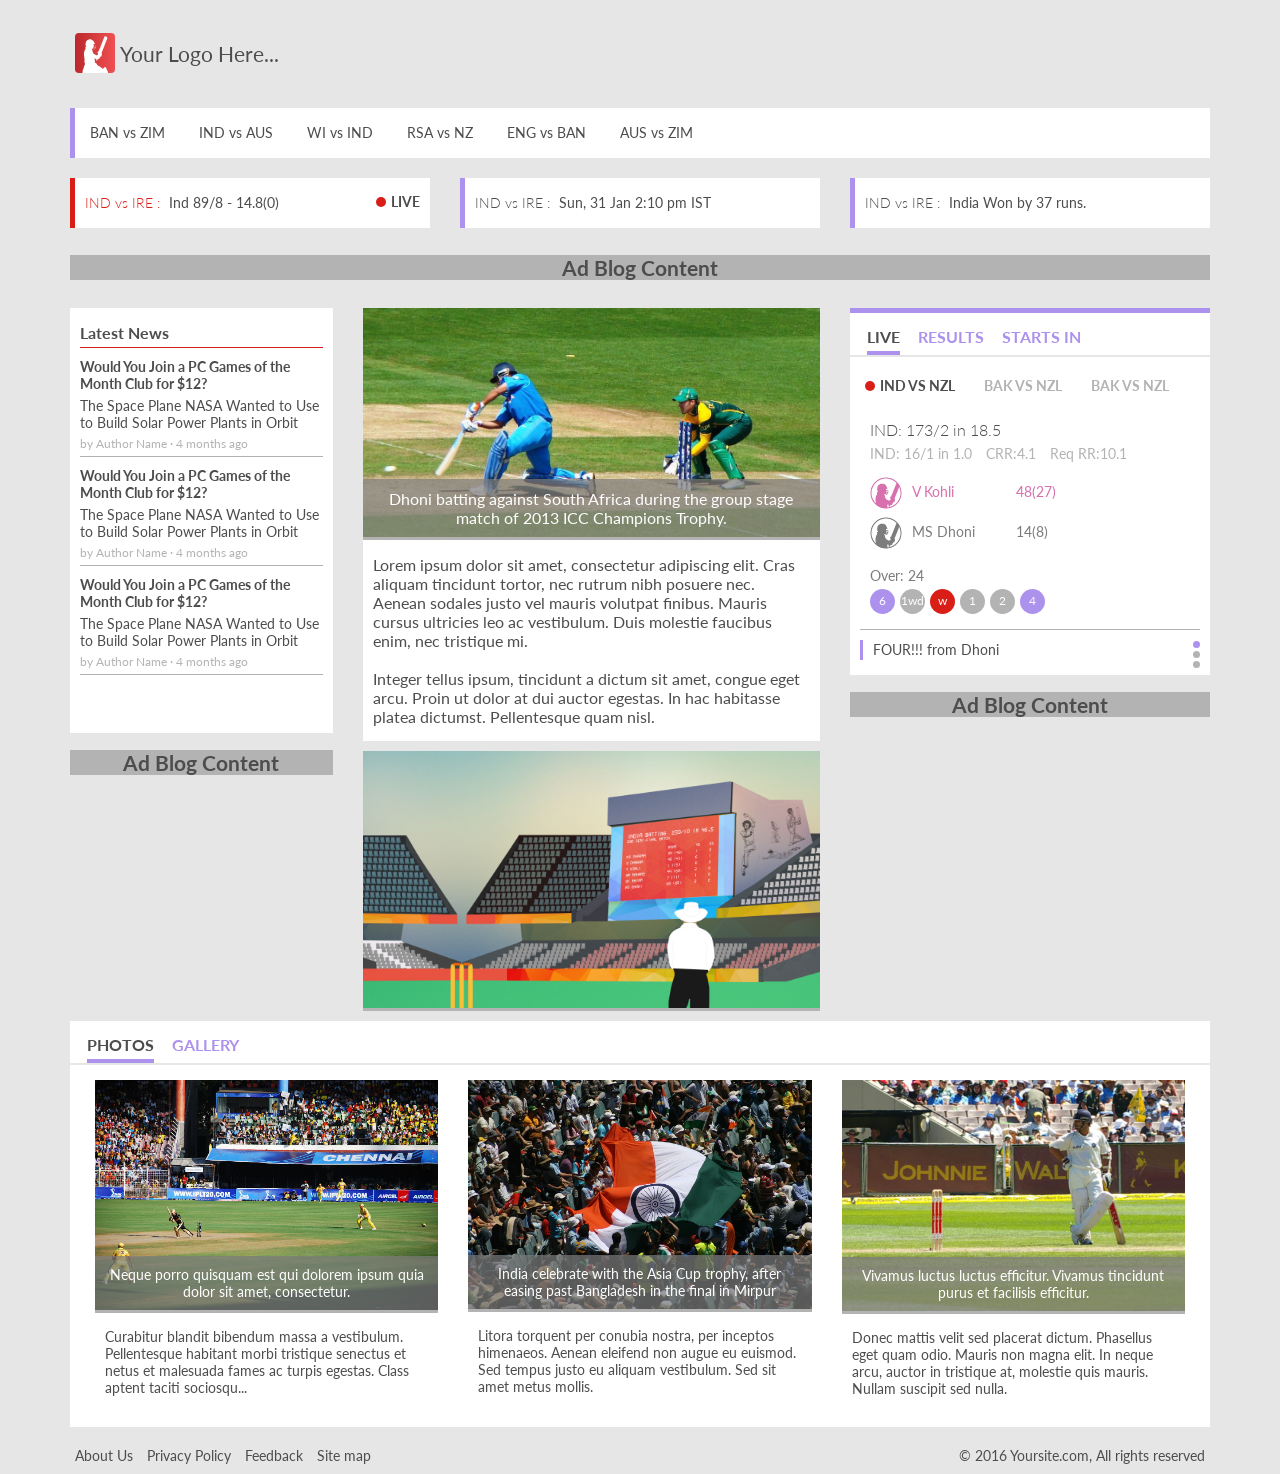
<file: cricket-html-template-master/index.html>
<!DOCTYPE html>
<html lang="en">
  <head>
    <meta charset="utf-8">
    <meta http-equiv="X-UA-Compatible" content="IE=edge">
    <meta name="viewport" content="width=device-width, initial-scale=1">

    <title>ScoreBoard</title>

    <link href='http://fonts.googleapis.com/css?family=Lato&subset=latin,latin-ext' rel='stylesheet' type='text/css'>
    <link rel="stylesheet" href="https://maxcdn.bootstrapcdn.com/font-awesome/4.5.0/css/font-awesome.min.css">

    <link rel="stylesheet" href="css/lavenderTheme.css"/> 

  </head>
  <body>
    <!--Whole Container -->
    <div class="rca-container">

      <!--Logo Holder-->
      <div class="rca-row">
        <div class="rca-column-12">
          <div class="rca-logo">
            <h2>
              <span><img src="images/logo-01.svg" style="width: 50px;"></span><span>Your Logo Here...</span>
            </h2>
          </div>
        </div>
      </div>
      


      <!--Widget Outer-->
      <div class="rca-row">
        <div class="rca-column-12">
          <!--Widget Inner -->
          <div class="rca-menu-scroll rca-left-border">
            <ul class="rca-season-list">
              <li>
                <a href="/widgets.html">
                  BAN vs ZIM
                </a>
              </li>
              <li>
                <a href="#">
                  IND vs AUS
                </a>
              </li>
              <li>
                <a href="/widgets.html">
                  WI vs IND
                </a>
              </li>
              <li>
                <a href="/widgets.html">
                  RSA vs NZ
                </a>
              </li>
              <li>
                <a href="/widgets.html">
                  ENG vs BAN
                </a>
              </li>
              <li>
                <a href="/widgets.html">
                  AUS vs ZIM
                </a>
              </li>
            </ul>
          </div>
        </div>
      </div>
      <!--Widget Outer-->
      <div class="rca-row">
        <!--Widget Inner -->
        <div class="rca-column-4">
          <!--Live Season-->
          <div class="rca-menu-widget rca-live-season rca-left-border">
            <a href="/widgets.html" class="rca-padding">
              <span class="rca-match-title rca-live-text">IND vs IRE : </span><span class="rca-match-score">Ind 89/8 - 14.8(0)</span>
              <span class="rca-live-label rca-right">Live</span>
            </a>
          </div>
        </div>
        
        <!--Widget Inner -->
        <div class="rca-column-4">
          <!--Upcoming Match-->
          <div class="rca-menu-widget rca-left-border">
            <a href="/widgets.html" class="rca-padding">
              <span class="rca-match-title">IND vs IRE : </span><span class="rca-match-score">Sun, 31 Jan 2:10 pm IST</span>
            </a>
          </div>
        </div>

        <!--Widget Inner -->
        <div class="rca-column-4">
          <!--Upcoming Match-->
          <div class="rca-menu-widget rca-left-border">
            <a href="/widgets.html" class="rca-padding">
              <span class="rca-match-title">IND vs IRE : </span><span class="rca-match-score">India Won by 37 runs.</span>
            </a>
          </div>
        </div>
      </div>

      <div class="rca-row">
        <div class="rca-column-12">
          <div class="rca-blog-image">
            <h2>Ad Blog Content</h2>
          </div>
        </div>
      </div>
      <div class="rca-row">
        <div class="rca-column-3">
          <!--Match Series-->
          <div class="rca-news-widget rca-padding">
            <h3>Latest News</h3>
            <div class="rca-post">
              <h4>
                <a href="#">Would You Join a PC Games of the Month Club for $12?
                </a>
              </h4>
              <p>The Space Plane NASA Wanted to Use to Build Solar Power Plants in Orbit</p>
              <p class="rca-post-info">by Author Name · 4 months ago</p>
            </div>
            <div class="rca-post">
              <h4>
                <a href="#">Would You Join a PC Games of the Month Club for $12?
                </a>
              </h4>
              <p>The Space Plane NASA Wanted to Use to Build Solar Power Plants in Orbit</p>
              <p class="rca-post-info">by Author Name · 4 months ago</p>
            </div>
            <div class="rca-post">
              <h4>
                <a href="#">Would You Join a PC Games of the Month Club for $12?
                </a>
              </h4>
              <p>The Space Plane NASA Wanted to Use to Build Solar Power Plants in Orbit</p>
              <p class="rca-post-info">by Author Name · 4 months ago</p>
            </div>
          </div>

          <div class="rca-blog-image">
            <h2>Ad Blog Content</h2>
          </div>
        </div>
        <div class="rca-column-5">
          <!--Match Series-->
          <div class="rca-medium-widget rca-blog-content">
            <div class="rca-blog-image">
              <a href="#">
                <img src="images/Mahendra_Singh_Dhoni_batting.jpg">
              </a>
              <div class="rca-blog-head">
                Dhoni batting against South Africa during the group stage match of 2013 ICC Champions Trophy.
              </div>
            </div>
            <div class="rca-padding">
              Lorem ipsum dolor sit amet, consectetur adipiscing elit. Cras aliquam tincidunt tortor, nec rutrum nibh posuere nec. Aenean sodales justo vel mauris volutpat finibus. Mauris cursus ultricies leo ac vestibulum. Duis molestie faucibus enim, nec tristique mi.<br/><br/> Integer tellus ipsum, tincidunt a dictum sit amet, congue eget arcu. Proin ut dolor at dui auctor egestas. In hac habitasse platea dictumst. Pellentesque quam nisl.
            </div>           
          </div>

          <div class="rca-blog-image">
            <a href="#">
              <img src="images/banner.jpg">
            </a>
          </div>

        </div>
        <div class="rca-column-4">
          <!--Match Series-->
          <div class="rca-mini-widget rca-top-border rca-tab-simple">
            <ul class="rca-tab-list">
              <li class="rca-tab-link active" data-tab="ltab-1" onclick="showTab(this);">Live</li>
              <li class="rca-tab-link" data-tab="ltab-2" onclick="showTab(this);">Results</li>
              <li class="rca-tab-link" data-tab="ltab-3" onclick="showTab(this);">Starts In</li>
            </ul>
            <div id="ltab-1" class="rca-padding rca-tab-content rca-multi-season active">    
              <ul class="rca-tab-list">
                <li class="rca-tab-link active" data-tab="iltab-1" onclick="showTab(this);">
                  <span class="rca-live-label">IND vs NZL</span>
                </li>
                <li class="rca-tab-link" data-tab="iltab-2" onclick="showTab(this);">
                  <span class="rca-live-label">BAK vs NZL</span>
                </li>
                <li class="rca-tab-link" data-tab="iltab-3" onclick="showTab(this);">
                  <span class="rca-live-label">BAK vs NZL</span>
                </li>
              </ul> 
              <div id="iltab-1" class="rca-tab-content active">         
                <div class="rca-padding">
                  <h3 class="rca-match-title">
                    <a href="/widgets.html">
                      IND: 173/2 in 18.5
                    </a>
                  </h3>
                  <p class="rca-match-info">
                    <span>IND: 16/1 in 1.0</span>
                    <span>CRR:4.1</span>
                    <span>Req RR:10.1</span>
                  </p>
                  <div class="rca-top-padding">
                    <div class="rca-batsman striker">
                      <span class="player">V Kohli</span>
                      <span>48(27)</span>
                    </div>
                    <div class="rca-batsman">
                      <span class="player">MS Dhoni</span>
                      <span>14(8)</span>
                    </div>
                  </div>
                  <div class="rca-ball-detail">
                    <div class="rca-match-schedule">
                      Over: 24
                    </div>
                    <ul class="rca-ball-by">
                      <li class="b6">6</li>
                      <li class="">1wd</li>
                      <li class="w">w</li>
                      <li class="">1</li>
                      <li class="">2</li>
                      <li class="b6">4</li>
                    </ul>
                  </div>
                </div>
                <div class="rca-top-padding rca-score-status">
                  <div class="rca-status-scroll">
                    FOUR!!! from Dhoni
                  </div>
                  <ul class="rca-bullet-list">
                    <li class="active" data-tab="#status1"></li>
                    <li data-tab="#status2"></li>
                    <li data-tab="#status3"></li>
                  </ul>
                </div>
              </div>
              <div id="iltab-2" class="rca-tab-content">         
                <div class="rca-padding">
                  <h3 class="rca-match-title">
                    <a href="/widgets.html">
                      BAK: 93/8 in 19.2
                    </a>
                  </h3>
                  <p class="rca-match-info">
                    <span>BAK: 16/1 in 1.0</span>
                    <span>CRR:4.1</span>
                    <span>Req RR:10.1</span>
                  </p>
                  <div class="rca-top-padding">
                    <div class="rca-batsman striker">
                      <span class="player">V Kohli</span>
                      <span>48(27)</span>
                    </div>
                    <div class="rca-batsman">
                      <span class="player">MS Dhoni</span>
                      <span>14(8)</span>
                    </div>
                  </div>
                  <div class="rca-ball-detail">
                    <div class="rca-match-schedule">
                      Over: 24
                    </div>
                    <ul class="rca-ball-by">
                      <li class="b6">6</li>
                      <li class="">1wd</li>
                      <li class="w">w</li>
                      <li class="">1</li>
                      <li class="">2</li>
                      <li class="b6">4</li>
                    </ul>
                  </div>
                </div>
                <div class="rca-top-padding rca-score-status">
                  <div class="rca-status-scroll">
                    FOUR!!! from Dhoni
                  </div>
                  <ul class="rca-bullet-list">
                    <li class="active" data-tab="#status1"></li>
                    <li data-tab="#status2"></li>
                    <li data-tab="#status3"></li>
                  </ul>
                </div>
              </div>
            </div>
            <div id="ltab-2" class="rca-padding rca-tab-content">
              <div class="rca-match-detail rca-padding">
                <h3 class="rca-match-title">
                  <a href="/widgets.html">BAN vs ZIM</a>
                  <span class="rca-match-info rca-right">
                    2nd T20 Match
                  </span>
                </h3>
                <p class="rca-duration">Bangaladesh Won by 20 runs</p>
                <p class="rca-match-schedule">Sun, 31 Jan 2:10 pm IST</p>
              </div>
              <div class="rca-match-detail rca-padding">
                <h3 class="rca-match-title">
                  <a href="/widgets.html">BAN vs ZIM</a>
                  <span class="rca-match-info rca-right">
                    2nd T20 Match
                  </span>
                </h3>
                <p class="rca-duration">Bangaladesh Won by 20 runs</p>
                <p class="rca-match-schedule">Sun, 31 Jan 2:10 pm IST</p>
              </div>
            </div>
            <div id="ltab-3" class="rca-padding rca-tab-content">
              <div class="rca-match-detail rca-padding">
                <h3 class="rca-match-title">
                  <a href="/widgets.html">BAN vs ZIM</a>
                  <span class="rca-match-info rca-right">
                    2nd T20 Match
                  </span>
                </h3>
                <p class="rca-duration">Start in 21hrs</p>
                <p class="rca-match-schedule">Sun, 31 Jan 2:10 pm IST</p>
              </div>
              <div class="rca-match-detail rca-padding">
                <h3 class="rca-match-title">
                  <a href="/widgets.html">BAN vs ZIM</a>
                  <span class="rca-match-info rca-right">
                    2nd T20 Match
                  </span>
                </h3>
                <p class="rca-duration">Start in 21hrs</p>
                <p class="rca-match-schedule">Sun, 31 Jan 2:10 pm IST</p>
              </div>
            </div>
          </div>
          
          <div class="rca-blog-image">
            <h2>Ad Blog Content</h2>
          </div>
        </div>
      </div>

      <div class="rca-row">
        <div class="rca-column-12">
          <div class="rca-mini-widget rca-tab-simple">
            <ul class="rca-tab-list">
              <li class="rca-tab-link active" data-tab="rtab-1" onclick="showTab(this);">Photos</li>
              <li class="rca-tab-link" data-tab="rtab-2" onclick="showTab(this);">Gallery</li>
            </ul>
            <div id="rtab-1" class="rca-padding rca-tab-content active">              
              <div class="rca-column-4">
                <div class="rca-blog-content">
                  <div class="rca-blog-image">
                    <a href="#">
                      <img src="images/1200px-IPL_T20_Chennai_vs_Kolkata.jpg">
                    </a>
                    <div class="rca-blog-head">
                      Neque porro quisquam est qui dolorem ipsum quia dolor sit amet, consectetur.
                    </div>
                  </div>
                  <div class="rca-padding">
                    Curabitur blandit bibendum massa a vestibulum. Pellentesque habitant morbi tristique senectus et netus et malesuada fames ac turpis egestas. Class aptent taciti sociosqu...
                  </div>   
                </div>
              </div>
              <div class="rca-column-4">
                <div class="rca-blog-content">
                  <div class="rca-blog-image">
                    <a href="#">
                      <img src="images/1200px-Flagcricket.jpg">
                    </a>
                    <div class="rca-blog-head">
                      India celebrate with the Asia Cup trophy, after easing past Bangladesh in the final in Mirpur
                    </div>
                  </div>
                  <div class="rca-padding">
                    Litora torquent per conubia nostra, per inceptos himenaeos. Aenean eleifend non augue eu euismod. Sed tempus justo eu aliquam vestibulum. Sed sit amet metus mollis.
                  </div>   
                </div>
              </div>
              <div class="rca-column-4">
                <div class="rca-blog-content">
                  <div class="rca-blog-image">
                    <a href="#">
                      <img src="images/Sachin_at_the_other_end.jpg">
                    </a>
                    <div class="rca-blog-head">
                      Vivamus luctus luctus efficitur. Vivamus tincidunt purus et facilisis efficitur.
                    </div>
                  </div>
                  <div class="rca-padding">
                    Donec mattis velit sed placerat dictum. Phasellus eget quam odio. Mauris non magna elit. In neque arcu, auctor in tristique at, molestie quis mauris. Nullam suscipit sed nulla.
                  </div>   
                </div>
              </div>
              <div class="rca-clear"></div>
            </div>
            <div id="rtab-2" class="rca-padding rca-tab-content">
              <div class="rca-clear"></div>
            </div>
          </div>
        </div>
      </div>


      <div class="rca-row">
        <div class="rca-column-8">
          <ul class="rca-footer">
            <li><a href="">About Us</a></li>
            <li><a href="">Privacy Policy</a></li>
            <li><a href="">Feedback</a></li>
            <li><a href="">Site map</a></li>
          </ul>
        </div>
        <div class="rca-column-4">
          <ul class="rca-footer rca-right">
            <li>© 2016 <a href="">Yoursite.com</a>, All rights reserved </li>
          </ul>
        </div>
      </div>
    </div>

   <script>
      function showTab(event) {
        var sourceParent = event.parentElement.parentElement;
        var sourceChilds = sourceParent.getElementsByClassName("rca-tab-content");
        var sourceLinkParent = sourceParent.getElementsByClassName("rca-tab-link");
        for (var i=0; i < sourceChilds.length; i++) {
          sourceChilds.item(i).classList.remove("active");
        }
        for (var i=0; i < sourceLinkParent.length; i++) {
          sourceLinkParent.item(i).classList.remove("active");
        }
        var dataTab= event.getAttribute("data-tab");

        event.classList.add("active");
        // document.getElementById(dataTab).className = tabClass + ' active';
        document.getElementById(dataTab).className += ' active';
      }

    </script>

  </body>
</html>
</file>
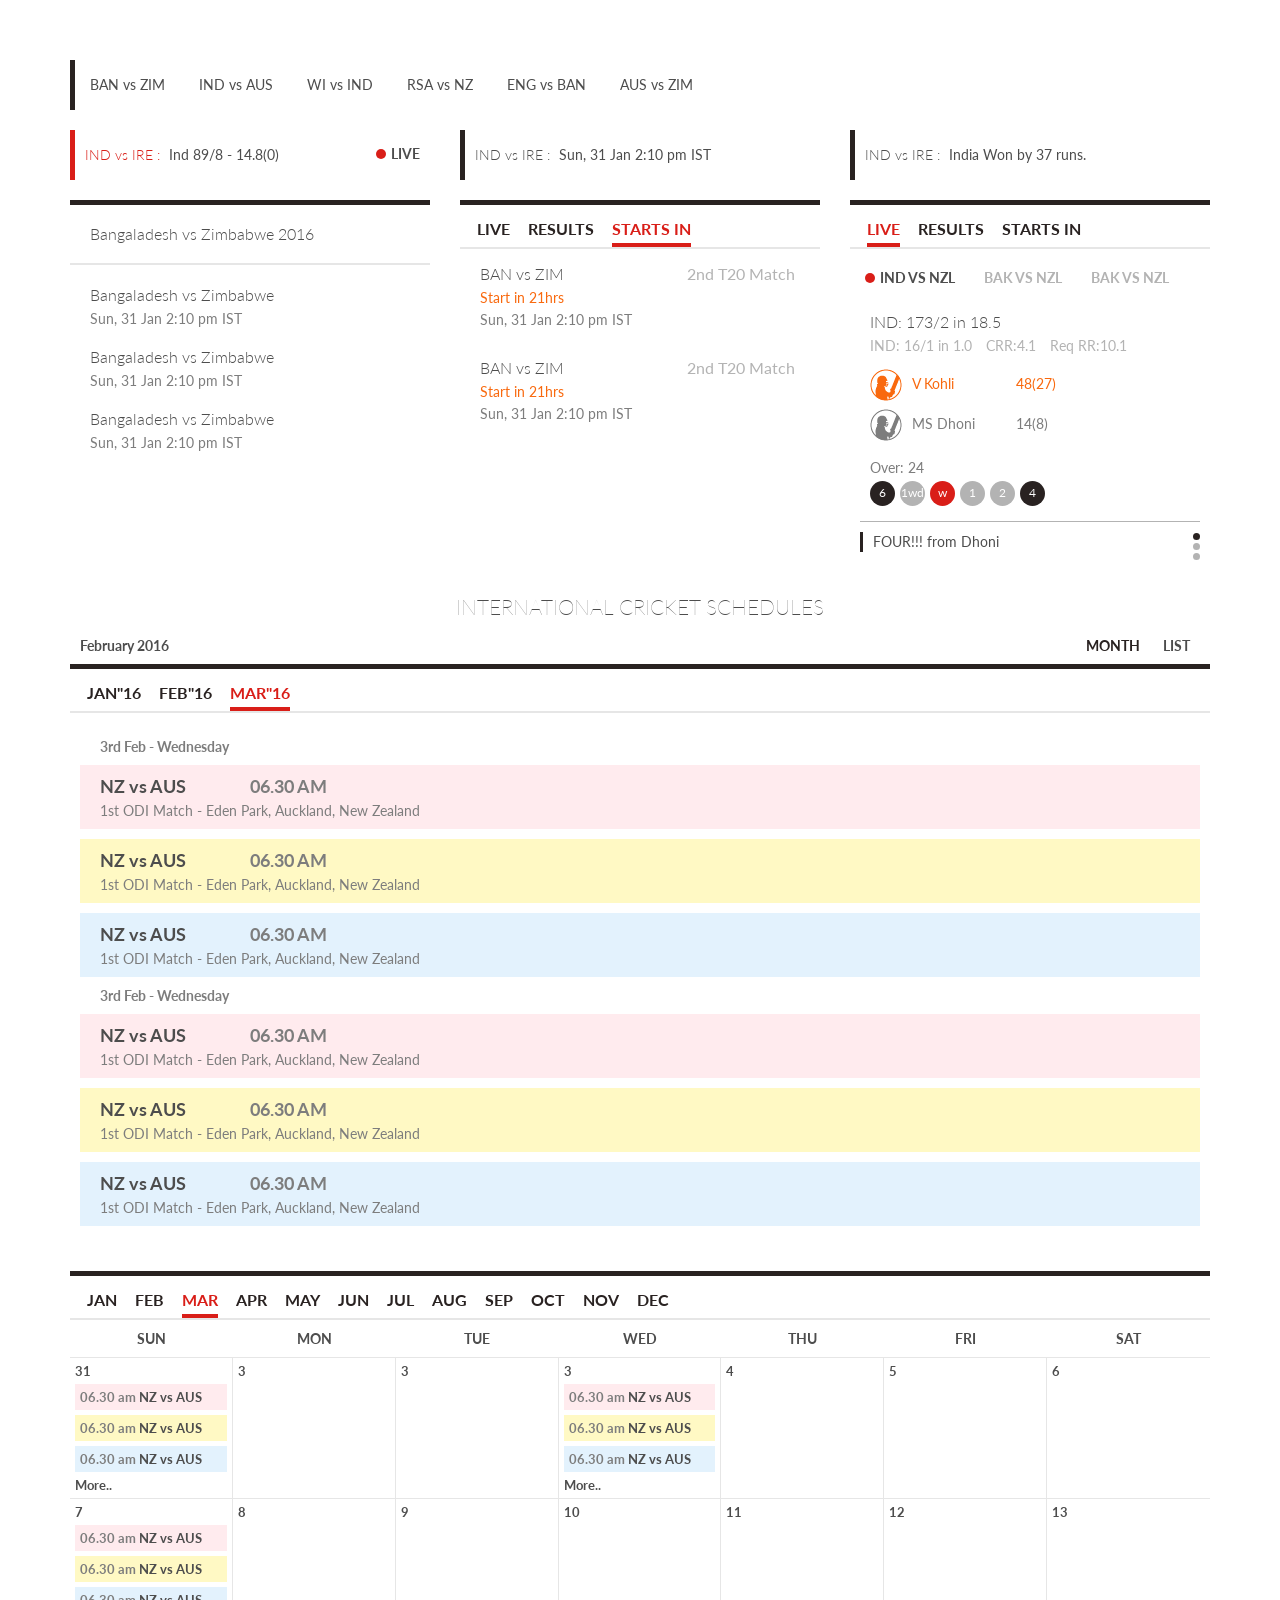
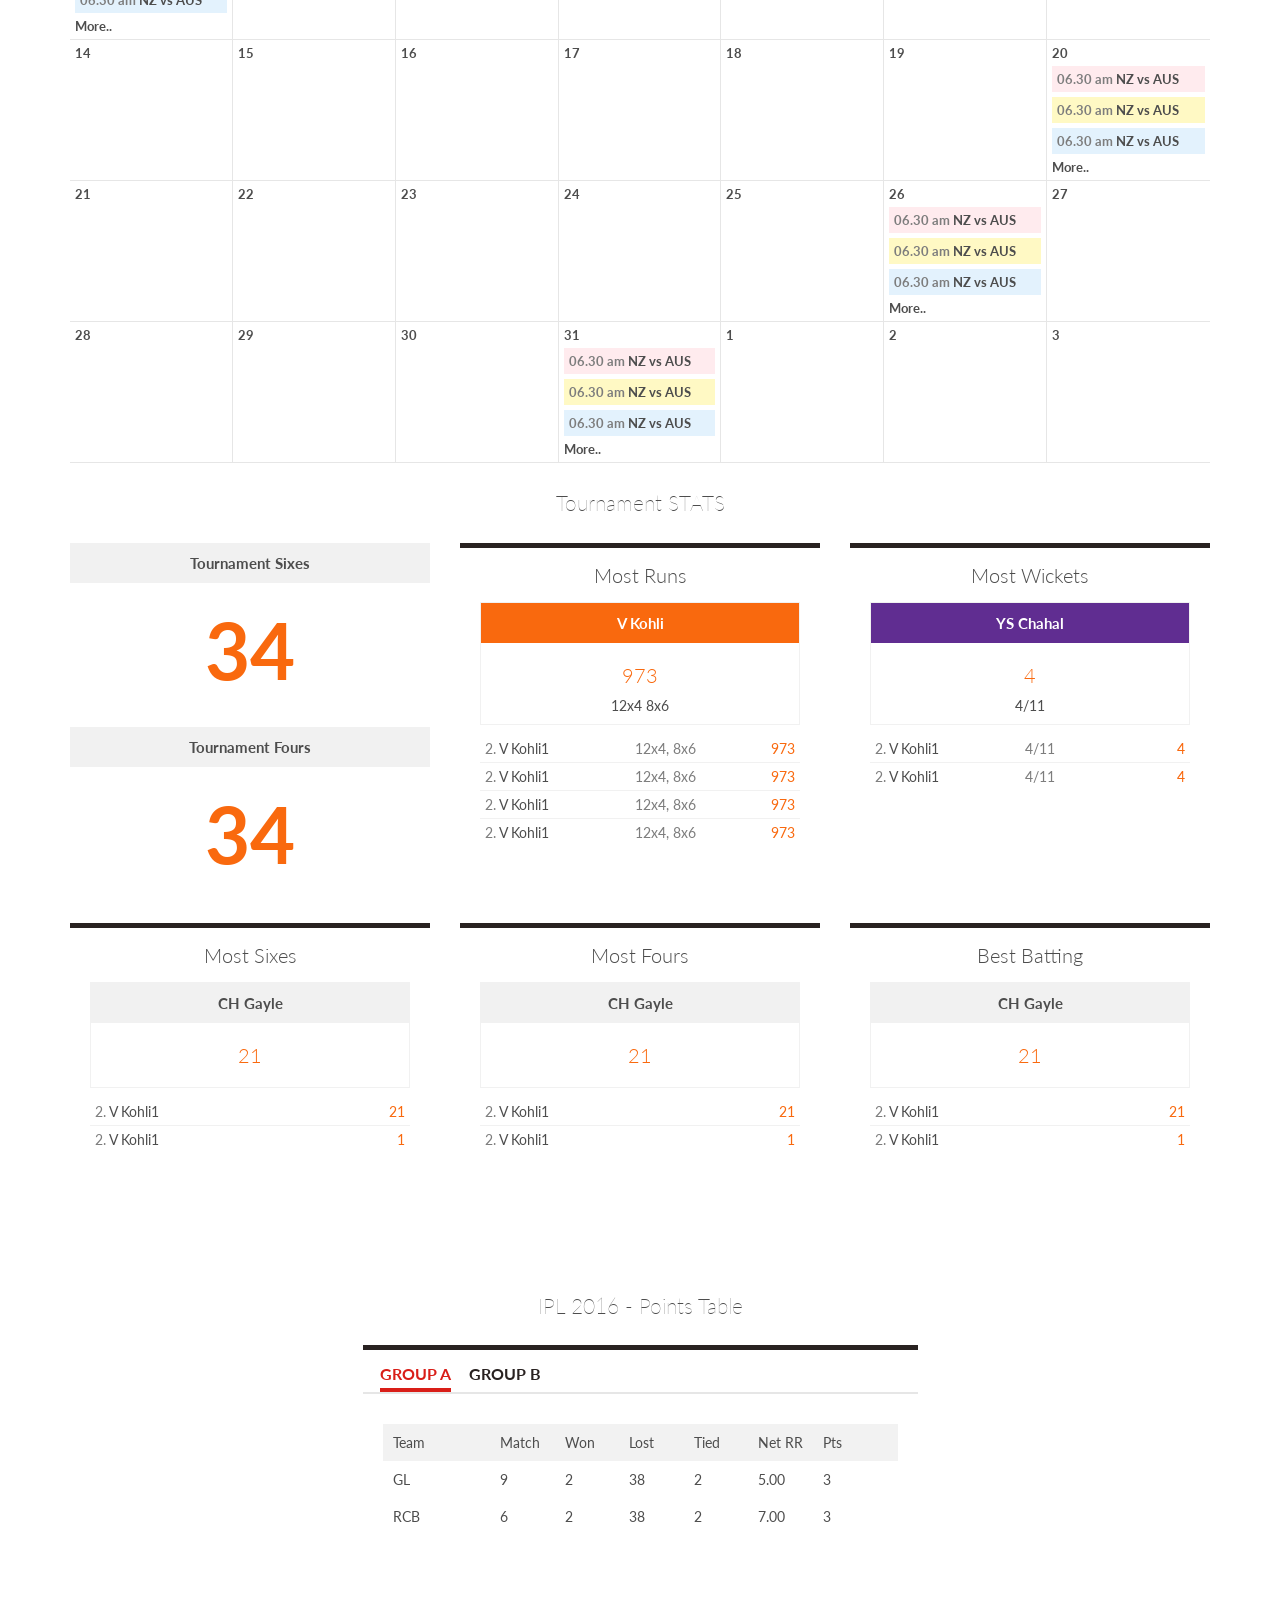
<file: cricket-html-template-master/widgets.html>
<!DOCTYPE html>
<html lang="en">
  <head>
    <meta charset="utf-8">
    <meta http-equiv="X-UA-Compatible" content="IE=edge">
    <meta name="viewport" content="width=device-width, initial-scale=1">

    <title>ScoreBoard</title>

    <link href='http://fonts.googleapis.com/css?family=Lato&subset=latin,latin-ext' rel='stylesheet' type='text/css'>
    <link rel="stylesheet" href="https://maxcdn.bootstrapcdn.com/font-awesome/4.5.0/css/font-awesome.min.css">

    <link rel="stylesheet" href="css/blackTheme.css"/>

  </head>
  <body>
    <!--Whole Container -->
    <div class="rca-container rca-margin">
      <!--Widget Outer-->
      <div class="rca-row">
        <!--Widget Inner -->
        <div class="rca-column-12">
          <div class="rca-menu-widget rca-left-border">
            <ul class="rca-season-list">
              <li>
                <a href="/widgets.html">
                  BAN vs ZIM
                </a>
              </li>
              <li>
                <a href="#">
                  IND vs AUS
                </a>
              </li>
              <li>
                <a href="/widgets.html">
                  WI vs IND
                </a>
              </li>
              <li>
                <a href="/widgets.html">
                  RSA vs NZ
                </a>
              </li>
              <li>
                <a href="/widgets.html">
                  ENG vs BAN
                </a>
              </li>
              <li>
                <a href="/widgets.html">
                  AUS vs ZIM
                </a>
              </li>
            </ul>
          </div>
        </div>
      </div>

      <!--Widget Outer-->
      <div class="rca-row">
        <!--Widget Inner -->
        <div class="rca-column-4">
          <!--Live Season-->
          <div class="rca-menu-widget rca-live-season rca-left-border">
            <a href="/widgets.html" class="rca-padding">
              <span class="rca-match-title rca-live-text">IND vs IRE : </span><span class="rca-match-score">Ind 89/8 - 14.8(0)</span>
              <span class="rca-live-label rca-right">Live</span>
            </a>
          </div>
        </div>
        
        <!--Widget Inner -->
        <div class="rca-column-4">
          <!--Upcoming Match-->
          <div class="rca-menu-widget rca-left-border">
            <a href="/widgets.html" class="rca-padding">
              <span class="rca-match-title">IND vs IRE : </span><span class="rca-match-score">Sun, 31 Jan 2:10 pm IST</span>
            </a>
          </div>
        </div>

        <!--Widget Inner -->
        <div class="rca-column-4">
          <!--Upcoming Match-->
          <div class="rca-menu-widget rca-left-border">
            <a href="/widgets.html" class="rca-padding">
              <span class="rca-match-title">IND vs IRE : </span><span class="rca-match-score">India Won by 37 runs.</span>
            </a>
          </div>
        </div>
      </div>

      <!--Widget Outer-->
      <div class="rca-row">
        <!--Widget Inner -->
        <div class="rca-column-4">
          <!--Match Series-->
          <div class="rca-mini-widget rca-top-border rca-match-series">
            <h2 class="rca-match-title">
              <a href="/main.html">
                Bangaladesh vs Zimbabwe 2016
              </a>
            </h2>
            <div class="rca-content-padding">
              <div class="rca-match-detail">
                <h3 class="rca-match-title">
                  <a href="/main.html">
                    Bangaladesh vs Zimbabwe
                  </a>
                </h3>
                <p class="rca-match-schedule">Sun, 31 Jan 2:10 pm IST</p>
              </div>
              <div class="rca-match-detail">
                <h3 class="rca-match-title">
                  <a href="/main.html">
                    Bangaladesh vs Zimbabwe
                  </a>
                </h3>
                <p class="rca-match-schedule">Sun, 31 Jan 2:10 pm IST</p>
              </div>
              <div class="rca-match-detail">
                <h3 class="rca-match-title">
                  <a href="/main.html">
                    Bangaladesh vs Zimbabwe
                  </a>
                </h3>
                <p class="rca-match-schedule">Sun, 31 Jan 2:10 pm IST</p>
              </div>
            </div>
          </div>
        </div>

        <!--Widget Inner -->
        <div class="rca-column-4">
          <!--Season Series-->
          <!-- <div class="rca-mini-widget rca-top-border ">
            <ul class="rca-tab-list">
              <li class="rca-tab-link" data-tab="tab-1" onclick="showTab(this);">Live</li>
              <li class="rca-tab-link" data-tab="tab-2" onclick="showTab(this);">Results</li>
              <li class="rca-tab-link active" data-tab="tab-3" onclick="showTab(this);">Starts In</li>
            </ul>
            <div id="tab-1" class="rca-padding rca-tab-content">
              <div class="rca-inside-tab">
                <h2 data-tab="inside-tab1" onclick="showBlock(this);">BAN vs IND
                  <i class="fa fa-angle-down"></i>
                </h2>
                <div class="rca-inside-content">
                  <div class="rca-match-detail rca-padding">
                    <h3 class="rca-match-title">
                      <a href="#">BAN vs ZIM</a>
                      <span class="rca-match-info rca-right">
                        2nd T20 Match
                      </span>
                    </h3>
                    <p class="rca-duration">Start in 21hrs</p>
                    <p class="rca-match-schedule">Sun, 31 Jan 2:10 pm IST</p>
                  </div>
                  <div class="rca-match-detail rca-padding">
                    <h3 class="rca-match-title">
                      <a href="#">BAN vs ZIM</a>
                      <span class="rca-match-info rca-right">
                        2nd T20 Match
                      </span>
                    </h3>
                    <p class="rca-duration">Start in 21hrs</p>
                    <p class="rca-match-schedule">Sun, 31 Jan 2:10 pm IST</p>
                  </div>
                </div>

              </div>
              <div class="rca-inside-tab active">
                <h2 data-tab="inside-tab1" onclick="showBlock(this);">BAN vs IND
                  <i class="fa fa-angle-up"></i>
                </h2>
                <div class="rca-inside-content">
                  <div class="rca-match-detail rca-padding">
                    <h3 class="rca-match-title">
                      <a href="#">BAN vs ZIM</a>
                      <span class="rca-match-info rca-right">
                        2nd T20 Match
                      </span>
                    </h3>
                    <p class="rca-duration">Start in 21hrs</p>
                    <p class="rca-match-schedule">Sun, 31 Jan 2:10 pm IST</p>
                  </div>
                  <div class="rca-match-detail rca-padding">
                    <h3 class="rca-match-title">
                      <a href="#">BAN vs ZIM</a>
                      <span class="rca-match-info rca-right">
                        2nd T20 Match
                      </span>
                    </h3>
                    <p class="rca-duration">Start in 21hrs</p>
                    <p class="rca-match-schedule">Sun, 31 Jan 2:10 pm IST</p>
                  </div>
                </div>

              </div>
            </div>
            <div id="tab-2" class="rca-padding rca-tab-content">
              
            </div>
            <div id="tab-3" class="rca-padding rca-tab-content active">
              <div class="rca-inside-tab">
                <h2 data-tab="inside-tab1" onclick="showBlock(this);">BAN vs IND
                  <i class="fa fa-angle-down"></i>
                </h2>
                <div class="rca-inside-content">
                  <div class="rca-match-detail rca-padding">
                    <h3 class="rca-match-title">
                      <a href="#">BAN vs ZIM</a>
                      <span class="rca-match-info rca-right">
                        2nd T20 Match
                      </span>
                    </h3>
                    <p class="rca-duration">Start in 21hrs</p>
                    <p class="rca-match-schedule">Sun, 31 Jan 2:10 pm IST</p>
                  </div>
                  <div class="rca-match-detail rca-padding">
                    <h3 class="rca-match-title">
                      <a href="#">BAN vs ZIM</a>
                      <span class="rca-match-info rca-right">
                        2nd T20 Match
                      </span>
                    </h3>
                    <p class="rca-duration">Start in 21hrs</p>
                    <p class="rca-match-schedule">Sun, 31 Jan 2:10 pm IST</p>
                  </div>
                </div>

              </div>
              <div class="rca-inside-tab active">
                <h2 data-tab="inside-tab1" onclick="showBlock(this);">BAN vs IND
                  <i class="fa fa-angle-up"></i>
                </h2>
                <div class="rca-inside-content">
                  <div class="rca-match-detail rca-padding">
                    <h3 class="rca-match-title">
                      <a href="#">BAN vs ZIM</a>
                      <span class="rca-match-info rca-right">
                        2nd T20 Match
                      </span>
                    </h3>
                    <p class="rca-duration">Start in 21hrs</p>
                    <p class="rca-match-schedule">Sun, 31 Jan 2:10 pm IST</p>
                  </div>
                  <div class="rca-match-detail rca-padding">
                    <h3 class="rca-match-title">
                      <a href="#">BAN vs ZIM</a>
                      <span class="rca-match-info rca-right">
                        2nd T20 Match
                      </span>
                    </h3>
                    <p class="rca-duration">Start in 21hrs</p>
                    <p class="rca-match-schedule">Sun, 31 Jan 2:10 pm IST</p>
                  </div>
                </div>

              </div>
            </div>
          </div> -->

          <!--Live Match Series-->
          <div class="rca-mini-widget rca-top-border  rca-tab-simple">
            <ul class="rca-tab-list">
              <li class="rca-tab-link" data-tab="tab-11" onclick="showTab(this);">Live</li>
              <li class="rca-tab-link" data-tab="tab-12" onclick="showTab(this);">Results</li>
              <li class="rca-tab-link active" data-tab="tab-13" onclick="showTab(this);">Starts In</li>
            </ul>
            <div id="tab-11" class="rca-padding rca-tab-content">              
              <div class="rca-padding">
                <h3 class="rca-match-title">
                  <a href="/main.html">
                    IND: 173/2 in 18.5                  
                    <span class="rca-live-label rca-right">IND vs NZL</span>
                  </a>
                </h3>
                <p class="rca-match-info">
                  <span>IND: 16/1 in 1.0</span>
                  <span>CRR:4.1</span>
                  <span>Req RR:10.1</span>
                </p>
                <div class="rca-top-padding">
                  <div class="rca-batsman striker">
                    <span class="player">V Kohli</span>
                    <span>48(27)</span>
                  </div>
                  <div class="rca-batsman">
                    <span class="player">MS Dhoni</span>
                    <span>14(8)</span>
                  </div>
                </div>
                <div class="rca-ball-detail">
                  <div class="rca-match-schedule">
                    Over: 24
                  </div>
                  <ul class="rca-ball-by">
                    <li class="b6">6</li>
                    <li class="">1wd</li>
                    <li class="rca-wicket">w</li>
                    <li class="">1</li>
                    <li class="">2</li>
                    <li class="b6">4</li>
                  </ul>
                </div>
              </div>
              <div class="rca-top-padding rca-score-status">
                <div class="rca-status-scroll">
                  FOUR!!! from Dhoni
                </div>
                <ul class="rca-bullet-list">
                  <li class="active" data-tab="#status1"></li>
                  <li data-tab="#status2"></li>
                  <li data-tab="#status3"></li>
                </ul>
              </div>
            </div>
            <div id="tab-12" class="rca-padding rca-tab-content">
              <div class="rca-match-detail rca-padding">
                <h3 class="rca-match-title">
                  <a href="/main.html">BAN vs ZIM</a>
                  <span class="rca-match-info rca-right">
                    2nd T20 Match
                  </span>
                </h3>
                <p class="rca-duration">Bangaladesh Won by 20 runs</p>
                <p class="rca-match-schedule">Sun, 31 Jan 2:10 pm IST</p>
              </div>
              <div class="rca-match-detail rca-padding">
                <h3 class="rca-match-title">
                  <a href="/main.html">BAN vs ZIM</a>
                  <span class="rca-match-info rca-right">
                    2nd T20 Match
                  </span>
                </h3>
                <p class="rca-duration">Bangaladesh Won by 20 runs</p>
                <p class="rca-match-schedule">Sun, 31 Jan 2:10 pm IST</p>
              </div>
            </div>
            <div id="tab-13" class="rca-padding rca-tab-content active">
              <div class="rca-match-detail rca-padding">
                <h3 class="rca-match-title">
                  <a href="/main.html">BAN vs ZIM</a>
                  <span class="rca-match-info rca-right">
                    2nd T20 Match
                  </span>
                </h3>
                <p class="rca-duration">Start in 21hrs</p>
                <p class="rca-match-schedule">Sun, 31 Jan 2:10 pm IST</p>
              </div>
              <div class="rca-match-detail rca-padding">
                <h3 class="rca-match-title">
                  <a href="/main.html">BAN vs ZIM</a>
                  <span class="rca-match-info rca-right">
                    2nd T20 Match
                  </span>
                </h3>
                <p class="rca-duration">Start in 21hrs</p>
                <p class="rca-match-schedule">Sun, 31 Jan 2:10 pm IST</p>
              </div>
            </div>
          </div>
        </div>

        <!--Widget Inner -->
        <div class="rca-column-4">
          <!--Match Series-->
          <div class="rca-mini-widget rca-top-border  rca-tab-simple">
            <ul class="rca-tab-list">
              <li class="rca-tab-link active" data-tab="rtab-11" onclick="showTab(this);">Live</li>
              <li class="rca-tab-link" data-tab="rtab-12" onclick="showTab(this);">Results</li>
              <li class="rca-tab-link" data-tab="rtab-13" onclick="showTab(this);">Starts In</li>
            </ul>
            <div id="rtab-11" class="rca-padding rca-tab-content rca-multi-season active">    
              <ul class="rca-tab-list">
                <li class="rca-tab-link active" data-tab="iltab-1" onclick="showTab(this);">
                  <span class="rca-live-label">IND vs NZL</span>
                </li>
                <li class="rca-tab-link" data-tab="iltab-2" onclick="showTab(this);">
                  <span class="rca-live-label">BAK vs NZL</span>
                </li>
                <li class="rca-tab-link" data-tab="iltab-3" onclick="showTab(this);">
                  <span class="rca-live-label">BAK vs NZL</span>
                </li>
              </ul> 
              <div id="iltab-1" class="rca-tab-content active">         
                <div class="rca-padding">
                  <h3 class="rca-match-title">
                    <a href="/main.html">
                      IND: 173/2 in 18.5
                    </a>
                  </h3>
                  <p class="rca-match-info">
                    <span>IND: 16/1 in 1.0</span>
                    <span>CRR:4.1</span>
                    <span>Req RR:10.1</span>
                  </p>
                  <div class="rca-top-padding">
                    <div class="rca-batsman striker">
                      <span class="player">V Kohli</span>
                      <span>48(27)</span>
                    </div>
                    <div class="rca-batsman">
                      <span class="player">MS Dhoni</span>
                      <span>14(8)</span>
                    </div>
                  </div>
                  <div class="rca-ball-detail">
                    <div class="rca-match-schedule">
                      Over: 24
                    </div>
                    <ul class="rca-ball-by">
                      <li class="b6">6</li>
                      <li class="">1wd</li>
                      <li class="w">w</li>
                      <li class="">1</li>
                      <li class="">2</li>
                      <li class="b6">4</li>
                    </ul>
                  </div>
                </div>
                <div class="rca-top-padding rca-score-status">
                  <div class="rca-status-scroll">
                    FOUR!!! from Dhoni
                  </div>
                  <ul class="rca-bullet-list">
                    <li class="active" data-tab="#status1"></li>
                    <li data-tab="#status2"></li>
                    <li data-tab="#status3"></li>
                  </ul>
                </div>
              </div>
              <div id="iltab-2" class="rca-tab-content">         
                <div class="rca-padding">
                  <h3 class="rca-match-title">
                    <a href="/main.html">
                      BAK: 173/2 in 18.5
                    </a>
                  </h3>
                  <p class="rca-match-info">
                    <span>BAK: 16/1 in 1.0</span>
                    <span>CRR:4.1</span>
                    <span>Req RR:10.1</span>
                  </p>
                  <div class="rca-top-padding">
                    <div class="rca-batsman striker">
                      <span class="player">V Kohli</span>
                      <span>48(27)</span>
                    </div>
                    <div class="rca-batsman">
                      <span class="player">MS Dhoni</span>
                      <span>14(8)</span>
                    </div>
                  </div>
                  <div class="rca-ball-detail">
                    <div class="rca-match-schedule">
                      Over: 24
                    </div>
                    <ul class="rca-ball-by">
                      <li class="b6">6</li>
                      <li class="">1wd</li>
                      <li class="w">w</li>
                      <li class="">1</li>
                      <li class="">2</li>
                      <li class="b6">4</li>
                    </ul>
                  </div>
                </div>
                <div class="rca-top-padding rca-score-status">
                  <div class="rca-status-scroll">
                    FOUR!!! from Dhoni
                  </div>
                  <ul class="rca-bullet-list">
                    <li class="active" data-tab="#status1"></li>
                    <li data-tab="#status2"></li>
                    <li data-tab="#status3"></li>
                  </ul>
                </div>
              </div>
            </div>
            <div id="rtab-12" class="rca-padding rca-tab-content">
              <div class="rca-match-detail rca-padding">
                <h3 class="rca-match-title">
                  <a href="/main.html">BAN vs ZIM</a>
                  <span class="rca-match-info rca-right">
                    2nd T20 Match
                  </span>
                </h3>
                <p class="rca-duration">Bangaladesh Won by 20 runs</p>
                <p class="rca-match-schedule">Sun, 31 Jan 2:10 pm IST</p>
              </div>
              <div class="rca-match-detail rca-padding">
                <h3 class="rca-match-title">
                  <a href="/main.html">BAN vs ZIM</a>
                  <span class="rca-match-info rca-right">
                    2nd T20 Match
                  </span>
                </h3>
                <p class="rca-duration">Bangaladesh Won by 20 runs</p>
                <p class="rca-match-schedule">Sun, 31 Jan 2:10 pm IST</p>
              </div>
            </div>
            <div id="rtab-13" class="rca-padding rca-tab-content">
              <div class="rca-match-detail rca-padding">
                <h3 class="rca-match-title">
                  <a href="/main.html">BAN vs ZIM</a>
                  <span class="rca-match-info rca-right">
                    2nd T20 Match
                  </span>
                </h3>
                <p class="rca-duration">Start in 21hrs</p>
                <p class="rca-match-schedule">Sun, 31 Jan 2:10 pm IST</p>
              </div>
              <div class="rca-match-detail rca-padding">
                <h3 class="rca-match-title">
                  <a href="/main.html">BAN vs ZIM</a>
                  <span class="rca-match-info rca-right">
                    2nd T20 Match
                  </span>
                </h3>
                <p class="rca-duration">Start in 21hrs</p>
                <p class="rca-match-schedule">Sun, 31 Jan 2:10 pm IST</p>
              </div>
            </div>
          </div>
        </div>
      </div>


      <div class="rca-row">
        <div class="rca-column-12">
          <!--Widget Inner -->
          <div class="rca-schedule-widget">
            <h2>INTERNATIONAL CRICKET SCHEDULES</h2>
            <div class="rca-schedule-top">
              <span>February 2016</span>
              <span class="rca-right">
                <a class="active" href="#">
                  <span>MONTH</span>
                </a>
                <a class="" href="#">
                  <span>LIST</span>
                </a>
              </span>
            </div>
            <!--Match Monthly Schedule-->
            <div class="rca-mini-widget rca-top-border">
              <ul class="rca-tab-list">
                <li class="rca-tab-link" data-tab="stab-1" onclick="showTab(this);">Jan"16</li>
                <li class="rca-tab-link" data-tab="stab-2" onclick="showTab(this);">Feb"16</li>
                <li class="rca-tab-link active" data-tab="tab-3" onclick="showTab(this);">Mar"16</li>
              </ul>
              <div id="stab-1" class="rca-padding rca-tab-content active">
                <div class="rca-schedule-date">
                  <h4>3rd Feb - Wednesday</h4>
                  <div class="rca-schedule-detail rca-test">
                    <h2>
                      <a href="/main.html">
                        <span class="rca-team">NZ vs AUS</span><span class="rca-match-time">06.30 AM</span>
                      </a>
                    </h2>
                    <p>1st ODI Match -  Eden Park, Auckland, New Zealand</p>
                  </div>
                  <div class="rca-schedule-detail rca-odi">
                    <h2>
                      <a href="/main.html">
                        <span class="rca-team">NZ vs AUS</span><span class="rca-match-time">06.30 AM</span>
                      </a>
                    </h2>
                    <p>1st ODI Match -  Eden Park, Auckland, New Zealand</p>
                  </div>
                  <div class="rca-schedule-detail rca-t20">
                    <h2>
                      <a href="/main.html">
                        <span class="rca-team">NZ vs AUS</span><span class="rca-match-time">06.30 AM</span>
                      </a>
                    </h2>
                    <p>1st ODI Match -  Eden Park, Auckland, New Zealand</p>
                  </div>
                </div>
                <div class="rca-schedule-date">
                  <h4>3rd Feb - Wednesday</h4>
                  <div class="rca-schedule-detail rca-test">
                    <h2>
                      <a href="/main.html">
                        <span class="rca-team">NZ vs AUS</span><span class="rca-match-time">06.30 AM</span>
                      </a>
                    </h2>
                    <p>1st ODI Match -  Eden Park, Auckland, New Zealand</p>
                  </div>
                  <div class="rca-schedule-detail rca-odi">
                    <h2>
                      <a href="/main.html">
                        <span class="rca-team">NZ vs AUS</span><span class="rca-match-time">06.30 AM</span>
                      </a>
                    </h2>
                    <p>1st ODI Match -  Eden Park, Auckland, New Zealand</p>
                  </div>
                  <div class="rca-schedule-detail rca-t20">
                    <h2>
                      <a href="/main.html">
                        <span class="rca-team">NZ vs AUS</span><span class="rca-match-time">06.30 AM</span>
                      </a>
                    </h2>
                    <p>1st ODI Match -  Eden Park, Auckland, New Zealand</p>
                  </div>
                </div>  
              </div>
              <div id="stab-2" class="rca-padding rca-tab-content">
                
              </div>
            </div>
          </div>
        </div>
      </div>

      <!--Match Complete SChedule-->
      <div class="rca-row">
        <div class="rca-column-12">
          <div class="rca-schedule-widget">
            <!--Widget Inner -->
            <div class="rca-mini-widget rca-top-border">
              <ul class="rca-tab-list">
                <li class="rca-tab-link" data-tab="tab-1" onclick="showTab(this);">Jan</li>
                <li class="rca-tab-link" data-tab="tab-2" onclick="showTab(this);">Feb</li>
                <li class="rca-tab-link active" data-tab="tab-2" onclick="showTab(this);">Mar</li>
                <li class="rca-tab-link" data-tab="tab-2" onclick="showTab(this);">Apr</li>
                <li class="rca-tab-link" data-tab="tab-2" onclick="showTab(this);">May</li>
                <li class="rca-tab-link" data-tab="tab-2" onclick="showTab(this);">Jun</li>
                <li class="rca-tab-link" data-tab="tab-2" onclick="showTab(this);">Jul</li>
                <li class="rca-tab-link" data-tab="tab-2" onclick="showTab(this);">Aug</li>
                <li class="rca-tab-link" data-tab="tab-2" onclick="showTab(this);">Sep</li>
                <li class="rca-tab-link" data-tab="tab-2" onclick="showTab(this);">Oct</li>
                <li class="rca-tab-link" data-tab="tab-2" onclick="showTab(this);">Nov</li>
                <li class="rca-tab-link" data-tab="tab-2" onclick="showTab(this);">Dec</li>
              </ul>
              <div id="tab-1" class="rca-tab-content active">
                <div class="rca-day-calendar">
                  <div class="rca-row">
                    <div class="rca-week-day-header">
                      SUN
                    </div>
                    <div class="rca-week-day-header">
                      MON
                    </div>
                    <div class="rca-week-day-header">
                      TUE
                    </div>
                    <div class="rca-week-day-header">
                      WED
                    </div>
                    <div class="rca-week-day-header">
                      THU
                    </div>
                    <div class="rca-week-day-header">
                      FRI
                    </div>
                    <div class="rca-week-day-header">
                      SAT
                    </div>
                  </div>
                  <div class="rca-row">
                    <div class="rca-week-day">
                      <div class="rca-index">31</div>
                      <div class="rca-schedule-detail rca-test">
                        <h2>
                          <a href="/main.html">
                            <span class="rca-match-time">06.30 AM</span><span class="rca-team">NZ vs AUS</span>
                          </a>
                        </h2>
                      </div>
                      <div class="rca-schedule-detail rca-odi">
                        <h2>
                          <a href="/main.html">
                            <span class="rca-match-time">06.30 AM</span><span class="rca-team">NZ vs AUS</span>
                          </a>
                        </h2>
                      </div>
                      <div class="rca-schedule-detail rca-t20">
                        <h2>
                          <a href="/main.html">
                            <span class="rca-match-time">06.30 AM</span><span class="rca-team">NZ vs AUS</span>
                          </a>
                        </h2>
                      </div>
                      <a href="#">More..</a>
                    </div>
                    <div class="rca-week-day">
                      <div class="rca-index">3</div>
                    </div>
                    <div class="rca-week-day">
                      <div class="rca-index">3</div>
                    </div>
                    <div class="rca-week-day">
                      <div class="rca-index">3</div>
                      <div class="rca-schedule-detail rca-test">
                        <h2>
                          <a href="/main.html">
                            <span class="rca-match-time">06.30 AM</span><span class="rca-team">NZ vs AUS</span>
                          </a>
                        </h2>
                      </div>
                      <div class="rca-schedule-detail rca-odi">
                        <h2>
                          <a href="/main.html">
                            <span class="rca-match-time">06.30 AM</span><span class="rca-team">NZ vs AUS</span>
                          </a>
                        </h2>
                      </div>
                      <div class="rca-schedule-detail rca-t20">
                        <h2>
                          <a href="/main.html">
                            <span class="rca-match-time">06.30 AM</span><span class="rca-team">NZ vs AUS</span>
                          </a>
                        </h2>
                      </div>
                      <a href="/widgets.html">More..</a>
                    </div>
                    <div class="rca-week-day">
                      <div class="rca-index">4</div>
                    </div>
                    <div class="rca-week-day">
                      <div class="rca-index">5</div>
                    </div>
                    <div class="rca-week-day">
                      <div class="rca-index">6</div>
                    </div>
                  </div>
                  <div class="rca-row">
                    <div class="rca-week-day">
                      <div class="rca-index">7</div> 
                      <div class="rca-schedule-detail rca-test">
                        <h2>
                          <a href="/main.html">
                            <span class="rca-match-time">06.30 AM</span><span class="rca-team">NZ vs AUS</span>
                          </a>
                        </h2>
                      </div>
                      <div class="rca-schedule-detail rca-odi">
                        <h2>
                          <a href="/main.html">
                            <span class="rca-match-time">06.30 AM</span><span class="rca-team">NZ vs AUS</span>
                          </a>
                        </h2>
                      </div>
                      <div class="rca-schedule-detail rca-t20">
                        <h2>
                          <a href="/main.html">
                            <span class="rca-match-time">06.30 AM</span><span class="rca-team">NZ vs AUS</span>
                          </a>
                        </h2>
                      </div>
                      <a href="/widgets.html">More..</a>                   
                    </div>
                    <div class="rca-week-day">
                      <div class="rca-index">8</div>
                    </div>
                    <div class="rca-week-day">
                      <div class="rca-index">9</div>
                    </div>
                    <div class="rca-week-day">
                      <div class="rca-index">10</div>
                    </div>
                    <div class="rca-week-day">
                      <div class="rca-index">11</div>
                    </div>
                    <div class="rca-week-day">
                      <div class="rca-index">12</div>
                    </div>
                    <div class="rca-week-day">
                      <div class="rca-index">13</div>
                    </div>
                  </div>
                  <div class="rca-row">
                    <div class="rca-week-day">
                      <div class="rca-index">14</div>                    
                    </div>
                    <div class="rca-week-day">
                      <div class="rca-index">15</div>
                    </div>
                    <div class="rca-week-day">
                      <div class="rca-index">16</div>
                    </div>
                    <div class="rca-week-day">
                      <div class="rca-index">17</div>
                    </div>
                    <div class="rca-week-day">
                      <div class="rca-index">18</div>
                    </div>
                    <div class="rca-week-day">
                      <div class="rca-index">19</div>
                    </div>
                    <div class="rca-week-day">
                      <div class="rca-index">20</div>
                      <div class="rca-schedule-detail rca-test">
                        <h2>
                          <a href="/main.html">
                            <span class="rca-match-time">06.30 AM</span><span class="rca-team">NZ vs AUS</span>
                          </a>
                        </h2>
                      </div>
                      <div class="rca-schedule-detail rca-odi">
                        <h2>
                          <a href="/main.html">
                            <span class="rca-match-time">06.30 AM</span><span class="rca-team">NZ vs AUS</span>
                          </a>
                        </h2>
                      </div>
                      <div class="rca-schedule-detail rca-t20">
                        <h2>
                          <a href="/main.html">
                            <span class="rca-match-time">06.30 AM</span><span class="rca-team">NZ vs AUS</span>
                          </a>
                        </h2>
                      </div>
                      <a href="/widgets.html">More..</a>
                    </div>
                  </div>
                  <div class="rca-row">
                    <div class="rca-week-day">
                      <div class="rca-index">21</div>                    
                    </div>
                    <div class="rca-week-day">
                      <div class="rca-index">22</div>
                    </div>
                    <div class="rca-week-day">
                      <div class="rca-index">23</div>
                    </div>
                    <div class="rca-week-day">
                      <div class="rca-index">24</div>
                    </div>
                    <div class="rca-week-day">
                      <div class="rca-index">25</div>
                    </div>
                    <div class="rca-week-day">
                      <div class="rca-index">26</div>
                      <div class="rca-schedule-detail rca-test">
                        <h2>
                          <a href="/main.html">
                            <span class="rca-match-time">06.30 AM</span><span class="rca-team">NZ vs AUS</span>
                          </a>
                        </h2>
                      </div>
                      <div class="rca-schedule-detail rca-odi">
                        <h2>
                          <a href="/main.html">
                            <span class="rca-match-time">06.30 AM</span><span class="rca-team">NZ vs AUS</span>
                          </a>
                        </h2>
                      </div>
                      <div class="rca-schedule-detail rca-t20">
                        <h2>
                          <a href="/main.html">
                            <span class="rca-match-time">06.30 AM</span><span class="rca-team">NZ vs AUS</span>
                          </a>
                        </h2>
                      </div>
                      <a href="/widgets.html">More..</a>
                    </div>
                    <div class="rca-week-day">
                      <div class="rca-index">27</div>
                    </div>
                  </div>
                  <div class="rca-row">
                    <div class="rca-week-day">
                      <div class="rca-index">28</div>                    
                    </div>
                    <div class="rca-week-day">
                      <div class="rca-index">29</div>
                    </div>
                    <div class="rca-week-day">
                      <div class="rca-index">30</div>
                    </div>
                    <div class="rca-week-day">
                      <div class="rca-index">31</div>
                      <div class="rca-schedule-detail rca-test">
                        <h2>
                          <a href="/main.html">
                            <span class="rca-match-time">06.30 AM</span><span class="rca-team">NZ vs AUS</span>
                          </a>
                        </h2>
                      </div>
                      <div class="rca-schedule-detail rca-odi">
                        <h2>
                          <a href="/main.html">
                            <span class="rca-match-time">06.30 AM</span><span class="rca-team">NZ vs AUS</span>
                          </a>
                        </h2>
                      </div>
                      <div class="rca-schedule-detail rca-t20">
                        <h2>
                          <a href="/main.html">
                            <span class="rca-match-time">06.30 AM</span><span class="rca-team">NZ vs AUS</span>
                          </a>
                        </h2>
                      </div>
                      <a href="/widgets.html">More..</a>
                    </div>
                    <div class="rca-week-day">
                      <div class="rca-index">1</div>
                    </div>
                    <div class="rca-week-day">
                      <div class="rca-index">2</div>
                    </div>
                    <div class="rca-week-day">
                      <div class="rca-index">3</div>
                    </div>
                  </div>
                </div>
              </div>
              <div id="tab-2" class="rca-padding rca-tab-content">
                
              </div>
            </div>
          </div>
        </div>
      </div>


      <!--Stats-->
      <div class="rca-clear"></div>
      <h2 class="rca-stats-title">Tournament STATS</h2>
      <div class="rca-row">        
        <div class="rca-column-4">
          <div class="rca-micro-widget rca-stats">
            <div class="rca-match-start">
              <h3>Tournament Sixes</h3>
              <div class="rca-padding">
                <h2>34</h2> 
              </div>
            </div>  
          </div>
          <div class="rca-micro-widget rca-stats">
            <div class="rca-match-start">
              <h3>Tournament Fours</h3>
              <div class="rca-padding">
                <h2>34</h2> 
              </div>
            </div>  
          </div>
        </div>
        <div class="rca-column-4">
          <!--Season Stats-->
          <div class="rca-mini-widget rca-top-border rca-padding rca-stats">
            <div class="rca-clear"></div>
            <h2>
              Most Runs
            </h2>
            <div class="rca-padding">    
              
              <div class="rca-match-start">
                <h3 class=" top-score">V Kohli</h3>
                <div class="rca-padding">
                  <h2>973</h2>                  
                  <p class="rca-center">
                    12x4 8x6
                  </p>
                </div>
              </div>
              <div class="rca-row rca-name-tag">
                <div class="rca-table">
                  <div class="rca-col rca-name-info">
                    <span class="rca-tag-info">2.</span> V Kohli1
                  </div>
                  <div class="rca-col rca-tag-info">
                    12x4, 8x6
                  </div>
                  <div class="rca-col rca-name-score">
                    973
                  </div>
                </div>
                <div class="rca-table">
                  <div class="rca-col rca-name-info">
                    <span class="rca-tag-info">2.</span> V Kohli1
                  </div>
                  <div class="rca-col rca-tag-info">
                    12x4, 8x6
                  </div>
                  <div class="rca-col rca-name-score">
                    973
                  </div>
                </div>
                <div class="rca-table">
                   <div class="rca-col rca-name-info">
                    <span class="rca-tag-info">2.</span> V Kohli1
                  </div>
                  <div class="rca-col rca-tag-info">
                    12x4, 8x6
                  </div>
                  <div class="rca-col rca-name-score">
                    973
                  </div>
                </div>
                <div class="rca-table">
                   <div class="rca-col rca-name-info">
                    <span class="rca-tag-info">2.</span> V Kohli1
                  </div>
                  <div class="rca-col rca-tag-info">
                    12x4, 8x6
                  </div>
                  <div class="rca-col rca-name-score">
                    973
                  </div>
                </div>
              </div>
            </div>      
          </div>
        </div>

        <div class="rca-column-4">
          <!--Season Stats-->
          <div class="rca-mini-widget rca-top-border rca-padding rca-stats">
            <div class="rca-clear"></div>
            <h2>
              Most Wickets
            </h2>
            <div class="rca-padding">    
              
              <div class="rca-match-start">
                <h3 class="top-bowl">YS Chahal</h3>
                <div class="rca-padding">
                  <h2>4</h2>                  
                  <p class="rca-center">
                    4/11
                  </p>
                </div>
              </div>
              <div class="rca-row rca-name-tag">
                <div class="rca-table">
                  <div class="rca-col rca-name-info">
                    <span class="rca-tag-info">2.</span> V Kohli1
                  </div>
                  <div class="rca-col rca-tag-info">
                    4/11
                  </div>
                  <div class="rca-col rca-name-score">
                    4
                  </div>
                </div>
                <div class="rca-table">
                   <div class="rca-col rca-name-info">
                    <span class="rca-tag-info">2.</span> V Kohli1
                  </div>
                  <div class="rca-col rca-tag-info">
                    4/11
                  </div>
                  <div class="rca-col rca-name-score">
                    4
                  </div>
                </div>
              </div>
            </div>      
          </div>
        </div>
      </div>
      <div class="row">
        <div class="rca-column-4">
          <!--Season Stats-->
          <div class="rca-mini-widget rca-top-border rca-padding rca-stats">
            <div class="rca-clear"></div>
            <h2>
              Most Sixes
            </h2>
            <div class="rca-padding">    
              
              <div class="rca-match-start">
                <h3 class=" top-six">CH Gayle</h3>
                <div class="rca-padding">
                  <h2>21</h2>                  
                  <p class="rca-center">
                    
                  </p>
                </div>
              </div>
              <div class="rca-row rca-name-tag">
                <div class="rca-table">
                   <div class="rca-col rca-name-info">
                    <span class="rca-tag-info">2.</span> V Kohli1
                  </div>
                  <div class="rca-col rca-tag-info">
                   
                  </div>
                  <div class="rca-col rca-name-score">
                    21
                  </div>
                </div>
                <div class="rca-table">
                   <div class="rca-col rca-name-info">
                    <span class="rca-tag-info">2.</span> V Kohli1
                  </div>
                  <div class="rca-col rca-tag-info">
                    
                  </div>
                  <div class="rca-col rca-name-score">
                    1
                  </div>
                </div>
              </div>
            </div>      
          </div>
        </div>

        <div class="rca-column-4">
          <!--Season Stats-->
          <div class="rca-mini-widget rca-top-border rca-padding rca-stats">
            <div class="rca-clear"></div>
            <h2>
              Most Fours
            </h2>
            <div class="rca-padding">    
              
              <div class="rca-match-start">
                <h3 class=" top-six">CH Gayle</h3>
                <div class="rca-padding">
                  <h2>21</h2>                  
                  <p class="rca-center">
                    
                  </p>
                </div>
              </div>
              <div class="rca-row rca-name-tag">
                <div class="rca-table">
                   <div class="rca-col rca-name-info">
                    <span class="rca-tag-info">2.</span> V Kohli1
                  </div>
                  <div class="rca-col rca-tag-info">
                   
                  </div>
                  <div class="rca-col rca-name-score">
                    21
                  </div>
                </div>
                <div class="rca-table">
                   <div class="rca-col rca-name-info">
                    <span class="rca-tag-info">2.</span> V Kohli1
                  </div>
                  <div class="rca-col rca-tag-info">
                    
                  </div>
                  <div class="rca-col rca-name-score">
                    1
                  </div>
                </div>
              </div>
            </div>      
          </div>
        </div>
        <div class="rca-column-4">
          <!--Season Stats-->
          <div class="rca-mini-widget rca-top-border rca-padding rca-stats">
            <div class="rca-clear"></div>
            <h2>
              Best Batting
            </h2>
            <div class="rca-padding">    
              
              <div class="rca-match-start">
                <h3 class=" top-six">CH Gayle</h3>
                <div class="rca-padding">
                  <h2>21</h2>                  
                  <p class="rca-center">
                    
                  </p>
                </div>
              </div>
              <div class="rca-row rca-name-tag">
                <div class="rca-table">
                   <div class="rca-col rca-name-info">
                    <span class="rca-tag-info">2.</span> V Kohli1
                  </div>
                  <div class="rca-col rca-tag-info">
                   
                  </div>
                  <div class="rca-col rca-name-score">
                    21
                  </div>
                </div>
                <div class="rca-table">
                   <div class="rca-col rca-name-info">
                    <span class="rca-tag-info">2.</span> V Kohli1
                  </div>
                  <div class="rca-col rca-tag-info">
                    
                  </div>
                  <div class="rca-col rca-name-score">
                    1
                  </div>
                </div>
              </div>
            </div>      
          </div>
        </div>
      </div>

      <h2 class="rca-stats-title">IPL 2016 -  Points Table</h2>
      <div class="rca-row">
        <div class="rca-column-3"></div>
        <div class="rca-column-6">
          <!--Points Table-->
          <div class="rca-mini-widget rca-top-border rca-stats">
            <ul class="rca-tab-list">
              <li class="rca-tab-link active" data-tab="tab-41" onclick="showTab(this);">Group A</li>
              <li class="rca-tab-link" data-tab="tab-42" onclick="showTab(this);">Group B</li>
            </ul>            
            <div id="tab-41" class="rca-tab-content rca-padding active">
              <div class="rca-bowling-score rca-padding rca-no-border">
                <!-- <h3>IPL 2016 - Group A Points Table</h3> -->
                <div class="rca-row">
                  <div class="rca-header rca-table">
                    <div class="rca-col rca-player">
                      Team
                    </div>
                    <div class="rca-col small">
                      M<span class="rca-hide-mobile">atch</span>
                    </div>
                    <div class="rca-col small">
                      W<span class="rca-hide-mobile">on</span>
                    </div>
                    <div class="rca-col small">
                      L<span class="rca-hide-mobile">ost</span>
                    </div>
                    <div class="rca-col small rca-hide-mobile">
                      Tied
                    </div>
                    <div class="rca-col small rca-hide-mobile">
                      Net RR
                    </div>
                    <div class="rca-col small">
                      Pts
                    </div>
                  </div>
                </div>
                <div class="rca-row">
                  <div class="rca-table">
                    <div class="rca-col rca-player">
                      GL
                    </div>
                    <div class="rca-col small">
                      9
                    </div>
                    <div class="rca-col small">
                      2
                    </div>
                    <div class="rca-col small">
                      38
                    </div>
                    <div class="rca-col small rca-hide-mobile">
                      2
                    </div>
                    <div class="rca-col small rca-hide-mobile">
                      5.00
                    </div>
                    <div class="rca-col small">
                      3
                    </div>
                  </div>
                </div>
                <div class="rca-row">
                  <div class="rca-table">
                    <div class="rca-col rca-player">
                      RCB
                    </div>
                    <div class="rca-col small">
                      6
                    </div>
                    <div class="rca-col small">
                      2
                    </div>
                    <div class="rca-col small">
                      38
                    </div>
                    <div class="rca-col small rca-hide-mobile">
                      2
                    </div>
                    <div class="rca-col small rca-hide-mobile">
                      7.00
                    </div>
                    <div class="rca-col small">
                      3
                    </div>
                  </div>
                </div>
              </div>
            </div>
            <div id="tab-42" class="rca-tab-content rca-padding">
              <div class="rca-bowling-score rca-padding rca-no-border">
                <h3>IPL 2016 - Group B Points Table</h3>
                <div class="rca-row">
                  <div class="rca-header rca-table">
                    <div class="rca-col rca-player">
                      Team
                    </div>
                    <div class="rca-col small">
                      Match
                    </div>
                    <div class="rca-col small">
                      Won
                    </div>
                    <div class="rca-col small">
                      Lost
                    </div>
                    <div class="rca-col small">
                      Tied
                    </div>
                    <div class="rca-col small">
                      Net RR
                    </div>
                    <div class="rca-col small">
                      Pts
                    </div>
                  </div>
                </div>
                <div class="rca-row">
                  <div class="rca-table">
                    <div class="rca-col rca-player">
                      GL
                    </div>
                    <div class="rca-col small">
                      9
                    </div>
                    <div class="rca-col small">
                      2
                    </div>
                    <div class="rca-col small">
                      38
                    </div>
                    <div class="rca-col small">
                      2
                    </div>
                    <div class="rca-col small">
                      5.00
                    </div>
                    <div class="rca-col small">
                      3
                    </div>
                  </div>
                </div>
                <div class="rca-row">
                  <div class="rca-table">
                    <div class="rca-col rca-player">
                      RCB
                    </div>
                    <div class="rca-col small">
                      6
                    </div>
                    <div class="rca-col small">
                      2
                    </div>
                    <div class="rca-col small">
                      38
                    </div>
                    <div class="rca-col small">
                      2
                    </div>
                    <div class="rca-col small">
                      7.00
                    </div>
                    <div class="rca-col small">
                      3
                    </div>
                  </div>
                </div>
              </div>
            </div>
          </div>
        </div>
        <div class="rca-column-3"></div>
        <div class="rca-clear"></div>
      </div>




    </div>

    <script>
      function showBlock(event) {
        var sourceParent = event.parentElement.parentElement;
        var sourceChilds = sourceParent.children;
        var schild = event.children;
        var classIndex = event.parentElement.className.indexOf('active');
        if(classIndex == -1){
          for (var i=0; i < sourceChilds.length; i++) {
            sourceChilds.item(i).className = 'rca-inside-tab';
          }
          event.parentElement.className = event.parentElement.className + ' active';
          debugger;
          schild.className = 'fa fa-angle-up';
        }
        else{
          event.parentElement.className = 'rca-inside-tab';
          event.children.className = 'fa fa-angle-down';
        }
      }

      function showTab(event) {
        var sourceParent = event.parentElement.parentElement;
        var sourceChilds = sourceParent.getElementsByClassName("rca-tab-content");
        var sourceLinkParent = sourceParent.getElementsByClassName("rca-tab-link");
        for (var i=0; i < sourceChilds.length; i++) {
          sourceChilds.item(i).classList.remove("active");
        }
        for (var i=0; i < sourceLinkParent.length; i++) {
          sourceLinkParent.item(i).classList.remove("active");
        }
        var dataTab= event.getAttribute("data-tab");

        event.classList.add("active");
        document.getElementById(dataTab).className += ' active';
      }


    </script>
   
  </body>
</html>
</file>
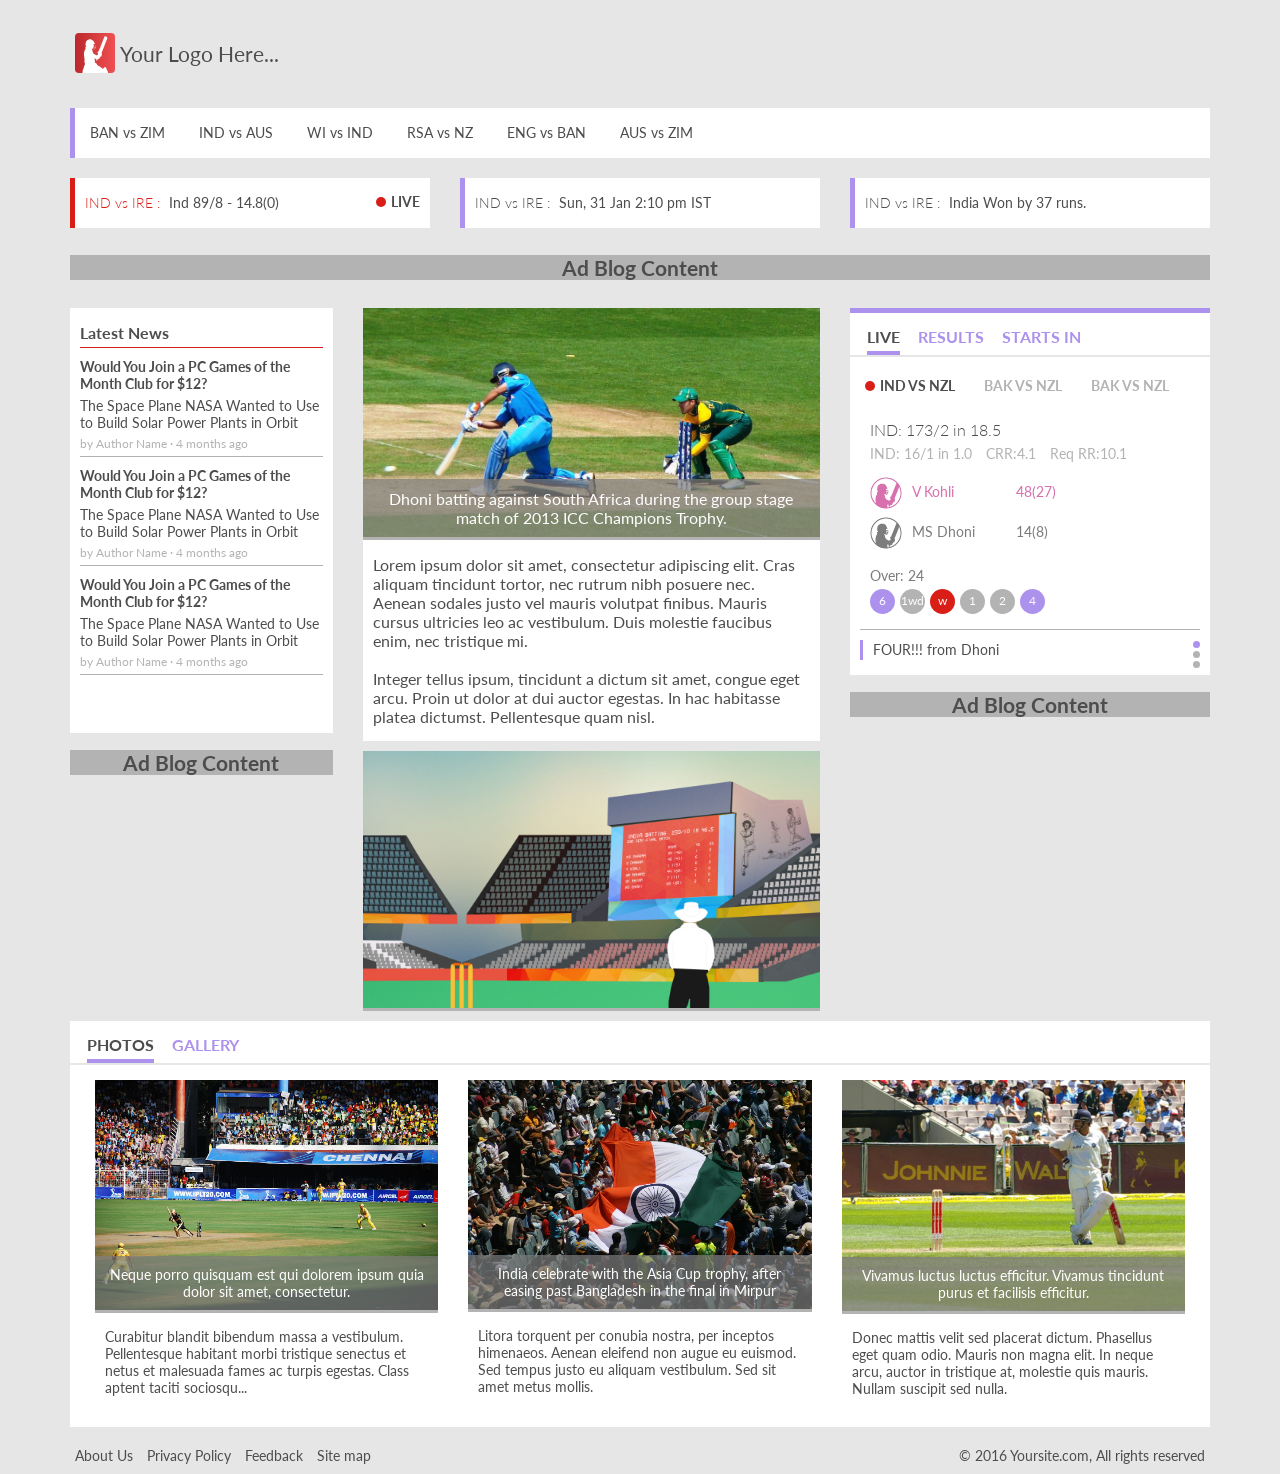
<file: blog/templates/blog/base.html>
<!DOCTYPE html>
<html lang="en">
  <head>
    <meta charset="utf-8">
    <meta http-equiv="X-UA-Compatible" content="IE=edge">
    <meta name="viewport" content="width=device-width, initial-scale=1">

    <title>ScoreBoard</title>

    <link href='http://fonts.googleapis.com/css?family=Lato&subset=latin,latin-ext' rel='stylesheet' type='text/css'>
    <link rel="stylesheet" href="https://maxcdn.bootstrapcdn.com/font-awesome/4.5.0/css/font-awesome.min.css">

    <link rel="stylesheet" href="css/lavenderTheme.css"/> 

  </head>
  <body>
    <!--Whole Container -->
    <div class="rca-container">

      <!--Logo Holder-->
      <div class="rca-row">
        <div class="rca-column-12">
          <div class="rca-logo">
            <h2>
              <span><img src="images/logo-01.svg" style="width: 50px;"></span><span>Your Logo Here...</span>
            </h2>
          </div>
        </div>
      </div>
      


      <!--Widget Outer-->
      <div class="rca-row">
        <div class="rca-column-12">
          <!--Widget Inner -->
          <div class="rca-menu-scroll rca-left-border">
            <ul class="rca-season-list">
              <li>
                <a href="/widgets.html">
                  BAN vs ZIM
                </a>
              </li>
              <li>
                <a href="#">
                  IND vs AUS
                </a>
              </li>
              <li>
                <a href="/widgets.html">
                  WI vs IND
                </a>
              </li>
              <li>
                <a href="/widgets.html">
                  RSA vs NZ
                </a>
              </li>
              <li>
                <a href="/widgets.html">
                  ENG vs BAN
                </a>
              </li>
              <li>
                <a href="/widgets.html">
                  AUS vs ZIM
                </a>
              </li>
            </ul>
          </div>
        </div>
      </div>
      <!--Widget Outer-->
      <div class="rca-row">
        <!--Widget Inner -->
        <div class="rca-column-4">
          <!--Live Season-->
          <div class="rca-menu-widget rca-live-season rca-left-border">
            <a href="/widgets.html" class="rca-padding">
              <span class="rca-match-title rca-live-text">IND vs IRE : </span><span class="rca-match-score">Ind 89/8 - 14.8(0)</span>
              <span class="rca-live-label rca-right">Live</span>
            </a>
          </div>
        </div>
        
        <!--Widget Inner -->
        <div class="rca-column-4">
          <!--Upcoming Match-->
          <div class="rca-menu-widget rca-left-border">
            <a href="/widgets.html" class="rca-padding">
              <span class="rca-match-title">IND vs IRE : </span><span class="rca-match-score">Sun, 31 Jan 2:10 pm IST</span>
            </a>
          </div>
        </div>

        <!--Widget Inner -->
        <div class="rca-column-4">
          <!--Upcoming Match-->
          <div class="rca-menu-widget rca-left-border">
            <a href="/widgets.html" class="rca-padding">
              <span class="rca-match-title">IND vs IRE : </span><span class="rca-match-score">India Won by 37 runs.</span>
            </a>
          </div>
        </div>
      </div>

      <div class="rca-row">
        <div class="rca-column-12">
          <div class="rca-blog-image">
            <h2>Ad Blog Content</h2>
          </div>
        </div>
      </div>
      <div class="rca-row">
        <div class="rca-column-3">
          <!--Match Series-->
          <div class="rca-news-widget rca-padding">
            <h3>Latest News</h3>
            <div class="rca-post">
              <h4>
                <a href="#">Would You Join a PC Games of the Month Club for $12?
                </a>
              </h4>
              <p>The Space Plane NASA Wanted to Use to Build Solar Power Plants in Orbit</p>
              <p class="rca-post-info">by Author Name · 4 months ago</p>
            </div>
            <div class="rca-post">
              <h4>
                <a href="#">Would You Join a PC Games of the Month Club for $12?
                </a>
              </h4>
              <p>The Space Plane NASA Wanted to Use to Build Solar Power Plants in Orbit</p>
              <p class="rca-post-info">by Author Name · 4 months ago</p>
            </div>
            <div class="rca-post">
              <h4>
                <a href="#">Would You Join a PC Games of the Month Club for $12?
                </a>
              </h4>
              <p>The Space Plane NASA Wanted to Use to Build Solar Power Plants in Orbit</p>
              <p class="rca-post-info">by Author Name · 4 months ago</p>
            </div>
          </div>

          <div class="rca-blog-image">
            <h2>Ad Blog Content</h2>
          </div>
        </div>
        <div class="rca-column-5">
          <!--Match Series-->
          <div class="rca-medium-widget rca-blog-content">
            <div class="rca-blog-image">
              <a href="#">
                <img src="images/Mahendra_Singh_Dhoni_batting.jpg">
              </a>
              <div class="rca-blog-head">
                Dhoni batting against South Africa during the group stage match of 2013 ICC Champions Trophy.
              </div>
            </div>
            <div class="rca-padding">
              Lorem ipsum dolor sit amet, consectetur adipiscing elit. Cras aliquam tincidunt tortor, nec rutrum nibh posuere nec. Aenean sodales justo vel mauris volutpat finibus. Mauris cursus ultricies leo ac vestibulum. Duis molestie faucibus enim, nec tristique mi.<br/><br/> Integer tellus ipsum, tincidunt a dictum sit amet, congue eget arcu. Proin ut dolor at dui auctor egestas. In hac habitasse platea dictumst. Pellentesque quam nisl.
            </div>           
          </div>

          <div class="rca-blog-image">
            <a href="#">
              <img src="images/banner.jpg">
            </a>
          </div>

        </div>
        <div class="rca-column-4">
          <!--Match Series-->
          <div class="rca-mini-widget rca-top-border rca-tab-simple">
            <ul class="rca-tab-list">
              <li class="rca-tab-link active" data-tab="ltab-1" onclick="showTab(this);">Live</li>
              <li class="rca-tab-link" data-tab="ltab-2" onclick="showTab(this);">Results</li>
              <li class="rca-tab-link" data-tab="ltab-3" onclick="showTab(this);">Starts In</li>
            </ul>
            <div id="ltab-1" class="rca-padding rca-tab-content rca-multi-season active">    
              <ul class="rca-tab-list">
                <li class="rca-tab-link active" data-tab="iltab-1" onclick="showTab(this);">
                  <span class="rca-live-label">IND vs NZL</span>
                </li>
                <li class="rca-tab-link" data-tab="iltab-2" onclick="showTab(this);">
                  <span class="rca-live-label">BAK vs NZL</span>
                </li>
                <li class="rca-tab-link" data-tab="iltab-3" onclick="showTab(this);">
                  <span class="rca-live-label">BAK vs NZL</span>
                </li>
              </ul> 
              <div id="iltab-1" class="rca-tab-content active">         
                <div class="rca-padding">
                  <h3 class="rca-match-title">
                    <a href="/widgets.html">
                      IND: 173/2 in 18.5
                    </a>
                  </h3>
                  <p class="rca-match-info">
                    <span>IND: 16/1 in 1.0</span>
                    <span>CRR:4.1</span>
                    <span>Req RR:10.1</span>
                  </p>
                  <div class="rca-top-padding">
                    <div class="rca-batsman striker">
                      <span class="player">V Kohli</span>
                      <span>48(27)</span>
                    </div>
                    <div class="rca-batsman">
                      <span class="player">MS Dhoni</span>
                      <span>14(8)</span>
                    </div>
                  </div>
                  <div class="rca-ball-detail">
                    <div class="rca-match-schedule">
                      Over: 24
                    </div>
                    <ul class="rca-ball-by">
                      <li class="b6">6</li>
                      <li class="">1wd</li>
                      <li class="w">w</li>
                      <li class="">1</li>
                      <li class="">2</li>
                      <li class="b6">4</li>
                    </ul>
                  </div>
                </div>
                <div class="rca-top-padding rca-score-status">
                  <div class="rca-status-scroll">
                    FOUR!!! from Dhoni
                  </div>
                  <ul class="rca-bullet-list">
                    <li class="active" data-tab="#status1"></li>
                    <li data-tab="#status2"></li>
                    <li data-tab="#status3"></li>
                  </ul>
                </div>
              </div>
              <div id="iltab-2" class="rca-tab-content">         
                <div class="rca-padding">
                  <h3 class="rca-match-title">
                    <a href="/widgets.html">
                      BAK: 93/8 in 19.2
                    </a>
                  </h3>
                  <p class="rca-match-info">
                    <span>BAK: 16/1 in 1.0</span>
                    <span>CRR:4.1</span>
                    <span>Req RR:10.1</span>
                  </p>
                  <div class="rca-top-padding">
                    <div class="rca-batsman striker">
                      <span class="player">V Kohli</span>
                      <span>48(27)</span>
                    </div>
                    <div class="rca-batsman">
                      <span class="player">MS Dhoni</span>
                      <span>14(8)</span>
                    </div>
                  </div>
                  <div class="rca-ball-detail">
                    <div class="rca-match-schedule">
                      Over: 24
                    </div>
                    <ul class="rca-ball-by">
                      <li class="b6">6</li>
                      <li class="">1wd</li>
                      <li class="w">w</li>
                      <li class="">1</li>
                      <li class="">2</li>
                      <li class="b6">4</li>
                    </ul>
                  </div>
                </div>
                <div class="rca-top-padding rca-score-status">
                  <div class="rca-status-scroll">
                    FOUR!!! from Dhoni
                  </div>
                  <ul class="rca-bullet-list">
                    <li class="active" data-tab="#status1"></li>
                    <li data-tab="#status2"></li>
                    <li data-tab="#status3"></li>
                  </ul>
                </div>
              </div>
            </div>
            <div id="ltab-2" class="rca-padding rca-tab-content">
              <div class="rca-match-detail rca-padding">
                <h3 class="rca-match-title">
                  <a href="/widgets.html">BAN vs ZIM</a>
                  <span class="rca-match-info rca-right">
                    2nd T20 Match
                  </span>
                </h3>
                <p class="rca-duration">Bangaladesh Won by 20 runs</p>
                <p class="rca-match-schedule">Sun, 31 Jan 2:10 pm IST</p>
              </div>
              <div class="rca-match-detail rca-padding">
                <h3 class="rca-match-title">
                  <a href="/widgets.html">BAN vs ZIM</a>
                  <span class="rca-match-info rca-right">
                    2nd T20 Match
                  </span>
                </h3>
                <p class="rca-duration">Bangaladesh Won by 20 runs</p>
                <p class="rca-match-schedule">Sun, 31 Jan 2:10 pm IST</p>
              </div>
            </div>
            <div id="ltab-3" class="rca-padding rca-tab-content">
              <div class="rca-match-detail rca-padding">
                <h3 class="rca-match-title">
                  <a href="/widgets.html">BAN vs ZIM</a>
                  <span class="rca-match-info rca-right">
                    2nd T20 Match
                  </span>
                </h3>
                <p class="rca-duration">Start in 21hrs</p>
                <p class="rca-match-schedule">Sun, 31 Jan 2:10 pm IST</p>
              </div>
              <div class="rca-match-detail rca-padding">
                <h3 class="rca-match-title">
                  <a href="/widgets.html">BAN vs ZIM</a>
                  <span class="rca-match-info rca-right">
                    2nd T20 Match
                  </span>
                </h3>
                <p class="rca-duration">Start in 21hrs</p>
                <p class="rca-match-schedule">Sun, 31 Jan 2:10 pm IST</p>
              </div>
            </div>
          </div>
          
          <div class="rca-blog-image">
            <h2>Ad Blog Content</h2>
          </div>
        </div>
      </div>

      <div class="rca-row">
        <div class="rca-column-12">
          <div class="rca-mini-widget rca-tab-simple">
            <ul class="rca-tab-list">
              <li class="rca-tab-link active" data-tab="rtab-1" onclick="showTab(this);">Photos</li>
              <li class="rca-tab-link" data-tab="rtab-2" onclick="showTab(this);">Gallery</li>
            </ul>
            <div id="rtab-1" class="rca-padding rca-tab-content active">              
              <div class="rca-column-4">
                <div class="rca-blog-content">
                  <div class="rca-blog-image">
                    <a href="#">
                      <img src="images/1200px-IPL_T20_Chennai_vs_Kolkata.jpg">
                    </a>
                    <div class="rca-blog-head">
                      Neque porro quisquam est qui dolorem ipsum quia dolor sit amet, consectetur.
                    </div>
                  </div>
                  <div class="rca-padding">
                    Curabitur blandit bibendum massa a vestibulum. Pellentesque habitant morbi tristique senectus et netus et malesuada fames ac turpis egestas. Class aptent taciti sociosqu...
                  </div>   
                </div>
              </div>
              <div class="rca-column-4">
                <div class="rca-blog-content">
                  <div class="rca-blog-image">
                    <a href="#">
                      <img src="images/1200px-Flagcricket.jpg">
                    </a>
                    <div class="rca-blog-head">
                      India celebrate with the Asia Cup trophy, after easing past Bangladesh in the final in Mirpur
                    </div>
                  </div>
                  <div class="rca-padding">
                    Litora torquent per conubia nostra, per inceptos himenaeos. Aenean eleifend non augue eu euismod. Sed tempus justo eu aliquam vestibulum. Sed sit amet metus mollis.
                  </div>   
                </div>
              </div>
              <div class="rca-column-4">
                <div class="rca-blog-content">
                  <div class="rca-blog-image">
                    <a href="#">
                      <img src="images/Sachin_at_the_other_end.jpg">
                    </a>
                    <div class="rca-blog-head">
                      Vivamus luctus luctus efficitur. Vivamus tincidunt purus et facilisis efficitur.
                    </div>
                  </div>
                  <div class="rca-padding">
                    Donec mattis velit sed placerat dictum. Phasellus eget quam odio. Mauris non magna elit. In neque arcu, auctor in tristique at, molestie quis mauris. Nullam suscipit sed nulla.
                  </div>   
                </div>
              </div>
              <div class="rca-clear"></div>
            </div>
            <div id="rtab-2" class="rca-padding rca-tab-content">
              <div class="rca-clear"></div>
            </div>
          </div>
        </div>
      </div>


      <div class="rca-row">
        <div class="rca-column-8">
          <ul class="rca-footer">
            <li><a href="">About Us</a></li>
            <li><a href="">Privacy Policy</a></li>
            <li><a href="">Feedback</a></li>
            <li><a href="">Site map</a></li>
          </ul>
        </div>
        <div class="rca-column-4">
          <ul class="rca-footer rca-right">
            <li>© 2016 <a href="">Yoursite.com</a>, All rights reserved </li>
          </ul>
        </div>
      </div>
    </div>

   <script>
      function showTab(event) {
        var sourceParent = event.parentElement.parentElement;
        var sourceChilds = sourceParent.getElementsByClassName("rca-tab-content");
        var sourceLinkParent = sourceParent.getElementsByClassName("rca-tab-link");
        for (var i=0; i < sourceChilds.length; i++) {
          sourceChilds.item(i).classList.remove("active");
        }
        for (var i=0; i < sourceLinkParent.length; i++) {
          sourceLinkParent.item(i).classList.remove("active");
        }
        var dataTab= event.getAttribute("data-tab");

        event.classList.add("active");
        // document.getElementById(dataTab).className = tabClass + ' active';
        document.getElementById(dataTab).className += ' active';
      }

    </script>

  </body>
</html>
</file>
<file: cricket-html-template-master/css/lavenderTheme.css>
body {
  background-color: #E6E6E6;
  font-family: "Lato", Verdana, Helvetica, sans-serif;
  font-size: 14px;
  color: #4d4d4d; }

* {
  -webkit-box-sizing: border-box;
  -moz-box-sizing: border-box;
  box-sizing: border-box; }

.rca-container {
  width: 100%;
  max-width: 1170px;
  padding: 0px;
  margin: 0 auto; }

.rca-margin {
  margin-top: 50px;
  margin-bottom: 50px; }

.rca-table {
  display: table;
  width: 100%; }

.rca-cell {
  display: table-cell; }

p {
  margin: 0px; }

a {
  color: #4d4d4d;
  text-decoration: none; }
  a:hover, a:focus {
    color: #ac92ec;
    text-decoration: none; }

ul {
  padding: 0px;
  list-style: none;
  margin: 0px; }

button {
  background: none;
  box-shadow: none;
  border: none;
  outline: none; }

.rca-row {
  margin: 0px;
  padding: 0px; }

.rca-col {
  display: table-cell; }

.rca-column-1, .rca-column-2, .rca-column-3, .rca-column-4, .rca-column-5, .rca-column-6, .rca-column-7, .rca-column-8, .rca-column-9, .rca-column-10, .rca-column-11, .rca-column-12 {
  position: relative;
  min-height: 1px;
  padding-right: 15px;
  padding-left: 15px; }

.rca-column-12 {
  width: 100%; }

.rca-column-11 {
  width: 91.66666667%; }

.rca-column-10 {
  width: 83.33333333%; }

.rca-column-9 {
  width: 75%; }

.rca-column-8 {
  width: 66.66666667%; }

.rca-column-7 {
  width: 58.33333333%; }

.rca-column-6 {
  width: 50%; }

.rca-column-5 {
  width: 41.66666667%; }

.rca-column-4 {
  width: 33.33333333%; }

.rca-column-3 {
  width: 25%; }

.rca-column-2 {
  width: 16.66666667%; }

.rca-column-1 {
  width: 8.33333333%; }

.rca-menu-widget {
  min-width: 300px;
  max-width: 100%;
  height: 50px;
  background-color: #fff;
  margin: 10px 0px; }

.rca-menu-scroll {
  min-width: 300px;
  max-width: 100%;
  background-color: #fff;
  margin: 10px 0px;
  overflow-y: auto; }

.rca-micro-widget {
  min-width: 240px;
  max-width: 100%;
  min-height: 110px;
  background-color: #fff;
  margin: 10px 0px; }

.rca-mini-widget {
  min-width: 300px;
  max-width: 100%;
  min-height: 360px;
  background-color: #fff;
  margin: 10px 0px; }

.rca-medium-widget {
  min-width: 350px;
  max-width: 100%;
  min-height: 425px;
  background-color: #fff;
  margin: 10px 0; }

.rca-relative {
  position: relative; }

.rca-right {
  float: right; }

.rca-clear {
  clear: both; }

.rca-live-text {
  color: #d91e18; }

.rca-theme-text {
  color: #ac92ec; }

.rca-basic-text {
  color: #b3b3b3; }

.rca-highlight-text {
  color: #d770ad; }

.rca-center {
  text-align: center; }

.rca-vs {
  vertical-align: middle; }
  .rca-vs:before {
    border-radius: 50%;
    background-color: #ac92ec;
    color: #fff;
    width: 30px;
    height: 30px;
    display: inline-block;
    font-size: 16px;
    vertical-align: middle;
    content: "vs";
    line-height: 28px; }

.rca-powered {
  background-color: rgba(241, 241, 241, 0.7);
  position: fixed;
  bottom: 15px;
  right: 15px;
  border-radius: 3px;
  z-index: 99; }
  .rca-powered h2 {
    font-size: 13px;
    padding: 0 10px 0 0px !important; }
    .rca-powered h2 a:hover, .rca-powered h2 a:focus {
      color: #4d4d4d; }

.rca-no-border {
  border: none; }

.rca-micro-widget .rca-bowler-info {
  font-size: 16px; }

.rca-micro-widget .rca-tab-list li {
  font-size: 14px; }

.rca-left-border {
  border-left: 5px solid #ac92ec; }

.rca-top-border {
  border-top: 5px solid #ac92ec; }

.rca-no-padding {
  padding: 0; }

.rca-padding {
  padding: 15px 10px;
  display: block; }
  .rca-padding.rca-medium-widget {
    padding: 15px 20px; }

.rca-top-padding {
  padding: 10px 0px; }

.rca-content-padding {
  padding: 20px; }

.rca-season-list li {
  display: inline-block; }
  .rca-season-list li a {
    padding: 15px 15px;
    text-align: center;
    display: block;
    line-height: 20px; }

.rca-match-title {
  font-weight: 300;
  line-height: 20px;
  padding-right: 5px;
  margin: 0px; }
  .rca-match-title .rca-match-info {
    margin: 0; }

.rca-match-score {
  padding-right: 5px;
  color: #4d4d4d; }

.rca-match-schedule {
  margin: 0px;
  color: #7d7d7d; }

.rca-match-info {
  color: #b3b3b3;
  font-weight: normal; }

.rca-live-season.rca-left-border, .rca-live-season.rca-top-border {
  border-color: #d91e18; }

.rca-live-label {
  font-size: 14px;
  padding-left: 15px;
  text-transform: uppercase;
  position: relative;
  font-weight: bold; }
  .rca-live-label::before {
    content: "";
    width: 10px;
    height: 10px;
    border-radius: 50%;
    background-color: #d91e18;
    position: absolute;
    top: 4px;
    left: 0px; }

.rca-match-series h2 {
  padding: 0px; }
  .rca-match-series h2 a {
    display: block;
    padding: 15px 20px;
    font-size: 16px;
    line-height: 28px;
    border-bottom: 2px solid #E6E6E6; }

.rca-match-series .rca-match-detail {
  margin-bottom: 20px; }
  .rca-match-series .rca-match-detail:last-child {
    margin: 0px; }

.rca-match-detail h3 {
  margin: 0px 0px 5px 0px;
  font-size: 16px; }

.rca-duration {
  color: #d770ad;
  margin: 0px 0px 5px 0px; }

.rca-tab-list {
  border-bottom: 2px solid #E6E6E6;
  padding: 10px 10px 0 10px; }
  .rca-tab-list.small {
    padding-top: 0;
    border-bottom-width: 0; }
    .rca-tab-list.small li {
      border-bottom-width: 2px; }
  .rca-tab-list li {
    display: inline-block;
    font-size: 16px;
    font-weight: bold;
    color: #ac92ec;
    line-height: 28px;
    text-transform: uppercase;
    cursor: pointer;
    margin: 0px 7px 0px 7px;
    border-bottom: 4px solid transparent; }
    .rca-tab-list li a {
      display: block;
      padding: 5px 5px; }
    .rca-tab-list li:hover, .rca-tab-list li:focus, .rca-tab-list li.active {
      color: #4d4d4d;
      border-bottom-color: #ac92ec; }

.rca-tab-content {
  display: none; }
  .rca-tab-content.active {
    display: block; }

.rca-tab-simple .rca-match-detail:first-child {
  padding-top: 0px; }

.rca-inside-tab {
  margin-bottom: 5px; }
  .rca-inside-tab h2 {
    margin: 0px;
    padding: 15px 10px;
    background-color: #ac92ec;
    color: #fff;
    font-size: 16px;
    cursor: pointer; }
    .rca-inside-tab h2 i {
      float: right;
      font-size: 20px;
      line-height: 20px; }
  .rca-inside-tab .rca-inside-content {
    display: none; }
  .rca-inside-tab.active .rca-inside-content {
    display: block; }

.rca-match-info {
  margin: 5px 0px; }
  .rca-match-info span {
    padding-right: 10px; }
    .rca-match-info span:last-child {
      padding: 0px; }

.rca-batsman {
  line-height: 30px;
  padding-left: 42px;
  position: relative;
  color: #7d7d7d;
  padding-bottom: 10px; }
  .rca-batsman.striker {
    color: #d770ad; }
    .rca-batsman.striker::before {
      background: url(../images/player_1.png) no-repeat; }
  .rca-batsman::before {
    content: "";
    position: absolute;
    width: 32px;
    height: 32px;
    border-radius: 50%;
    background: url(../images/player_2.png) no-repeat;
    background-size: contain;
    left: 0px; }
  .rca-batsman .player {
    min-width: 100px;
    display: inline-block; }

.rca-ball-by {
  margin-top: 5px; }
  .rca-ball-by li {
    display: inline-block;
    border-radius: 50%;
    width: 25px;
    height: 25px;
    text-align: center;
    line-height: 21px;
    margin-right: 1px;
    padding-top: 1px;
    font-size: 12px;
    background-color: #b3b3b3;
    color: #fff; }
    .rca-ball-by li.w {
      background-color: #d91e18; }
    .rca-ball-by li.b4, .rca-ball-by li.b6 {
      background-color: #ac92ec; }

.rca-bowler-info {
  color: #b3b3b3;
  font-size: 18px;
  font-weight: 300;
  margin: 10px 0px; }
  .rca-bowler-info .rca-bolwing {
    color: #d770ad; }

.rca-score-status {
  border-top: 1px solid #b3b3b3;
  padding-bottom: 0px;
  position: relative; }
  .rca-score-status .rca-status-scroll {
    border-left: 3px solid #ac92ec;
    line-height: 20px;
    padding: 0px 10px; }
  .rca-score-status .rca-bullet-list {
    position: absolute;
    top: 11px;
    right: 0px; }
    .rca-score-status .rca-bullet-list li {
      width: 7px;
      height: 7px;
      margin-bottom: 3px;
      border-radius: 50%;
      background-color: #b3b3b3;
      cursor: pointer; }
      .rca-score-status .rca-bullet-list li.active {
        background-color: #ac92ec; }

.rca-schedule-widget > h2 {
  text-align: center;
  font-weight: 100; }

.rca-schedule-widget .rca-schedule-top {
  font-weight: 700; }
  .rca-schedule-widget .rca-schedule-top span {
    padding: 0px 10px; }
  .rca-schedule-widget .rca-schedule-top a {
    display: inline-block; }
    .rca-schedule-widget .rca-schedule-top a.active {
      color: #ac92ec; }

.rca-schedule-date h4 {
  color: #7d7d7d;
  padding: 0px 20px;
  margin: 10px 0px; }

.rca-schedule-detail {
  padding: 10px 20px;
  margin: 10px 0px; }
  .rca-schedule-detail.rca-test {
    background-color: #ffebee; }
  .rca-schedule-detail.rca-odi {
    background-color: #fff9c4; }
  .rca-schedule-detail.rca-t20 {
    background-color: #E3F2FD; }
  .rca-schedule-detail h2 {
    font-size: 18px;
    margin: 0px 0px 5px 0px; }
    .rca-schedule-detail h2 a {
      display: block; }
      .rca-schedule-detail h2 a .rca-team {
        min-width: 150px;
        color: #4d4d4d;
        display: inline-block; }
      .rca-schedule-detail h2 a .rca-match-time {
        color: #7d7d7d; }
      .rca-schedule-detail h2 a:hover .rca-team, .rca-schedule-detail h2 a:hover .rca-match-time, .rca-schedule-detail h2 a:focus .rca-team, .rca-schedule-detail h2 a:focus .rca-match-time {
        color: #ac92ec; }
  .rca-schedule-detail p {
    margin: 0px;
    color: #7d7d7d; }

.rca-day-calendar .rca-row {
  border-bottom: 1px solid #E6E6E6;
  display: table;
  width: 100%; }

.rca-week-day-header {
  width: 14%;
  text-align: center;
  color: #4d4d4d;
  display: table-cell;
  font-weight: 700;
  padding: 10px 0px; }

.rca-week-day {
  width: 14%;
  min-height: 120px;
  color: #4d4d4d;
  font-size: 13px;
  font-weight: 700;
  display: table-cell;
  padding: 5px;
  border-right: 1px solid #E6E6E6; }
  .rca-week-day:last-child {
    border-right: none; }
  .rca-week-day .rca-schedule-detail {
    padding: 5px;
    margin: 5px 0px; }
    .rca-week-day .rca-schedule-detail h2 {
      font-size: 13px;
      margin: 0px; }
      .rca-week-day .rca-schedule-detail h2 .rca-team {
        min-width: 0px;
        margin-left: 3px; }
      .rca-week-day .rca-schedule-detail h2 .rca-match-time {
        text-transform: lowercase; }

.rca-medium-widget {
  font-size: 16px; }
  .rca-medium-widget .rca-match-title, .rca-medium-widget .rca-match-info, .rca-medium-widget .rca-live-label {
    text-align: center;
    margin-bottom: 10px; }
  .rca-medium-widget .rca-match-title {
    font-size: 24px;
    margin-bottom: 10px; }
  .rca-medium-widget .rca-batsman {
    font-size: 18px; }
    .rca-medium-widget .rca-batsman .player {
      min-width: 150px; }
  .rca-medium-widget .rca-match-schedule {
    font-weight: bold; }
  .rca-medium-widget .rca-ball-by {
    margin-top: 10px; }
    .rca-medium-widget .rca-ball-by li {
      width: 30px;
      height: 30px;
      line-height: 28px;
      font-size: 14px;
      font-weight: 700; }

.rca-batting-score, .rca-bowling-score {
  border-bottom: 1px solid #E6E6E6; }
  .rca-batting-score.rca-no-border, .rca-bowling-score.rca-no-border {
    border-bottom: none; }
  .rca-batting-score h3, .rca-bowling-score h3 {
    font-size: 20px;
    font-weight: 300;
    margin: 5px 0px 20px 0px; }
  .rca-batting-score .rca-table, .rca-bowling-score .rca-table {
    width: 100%;
    padding: 10px; }
  .rca-batting-score .rca-header, .rca-bowling-score .rca-header {
    width: 100%;
    padding: 10px;
    background: #f2f2f2; }
  .rca-batting-score .rca-score-bottom, .rca-bowling-score .rca-score-bottom {
    margin: 20px 0px 10px 0px; }
  .rca-batting-score .rca-col, .rca-bowling-score .rca-col {
    display: table-cell;
    width: 15%; }
    .rca-batting-score .rca-col.small, .rca-bowling-score .rca-col.small {
      width: 10%; }
    .rca-batting-score .rca-col.rca-player, .rca-bowling-score .rca-col.rca-player {
      width: 40%; }

.rca-border-bottom {
  border-bottom: 1px solid #E6E6E6; }

.rca-switch {
  color: #ac92ec;
  font-weight: 700; }
  .rca-switch span {
    display: inline-block;
    padding-right: 20px;
    cursor: pointer; }
    .rca-switch span.active {
      color: #4d4d4d; }
  .rca-switch.filled {
    border: 1px solid #ac92ec;
    display: inline-block; }
    .rca-switch.filled span {
      border-right: 1px solid #ac92ec;
      padding: 10px 20px; }
      .rca-switch.filled span:last-child {
        border-right: none; }
      .rca-switch.filled span.active {
        background-color: #ac92ec;
        color: #fff; }

.rca-history-info {
  min-height: 0px;
  font-size: 16px;
  border: 1px solid #f1f1f1; }
  .rca-history-info .rca-row {
    display: table; }
    .rca-history-info .rca-row:first-child .rca-history-title {
      padding-top: 30px; }
    .rca-history-info .rca-row:last-child .rca-history-title {
      padding-bottom: 30px; }
  .rca-history-info .rca-col {
    padding: 15px 20px;
    display: table-cell; }
  .rca-history-info .rca-history-title {
    width: 150px;
    padding: 15px 20px;
    background-color: #f1f1f1; }

.rca-team-score {
  font-size: 18px;
  padding-bottom: 20px; }
  .rca-team-score .team {
    min-width: 100px;
    display: inline-block; }

.rca-man-match, .rca-match-start {
  min-height: 100px;
  border: 1px solid #f1f1f1; }
  .rca-man-match h3, .rca-match-start h3 {
    background-color: #f1f1f1;
    margin: 0px;
    padding: 10px 20px;
    font-size: inherit;
    line-height: 20px;
    font-weight: 300; }
    .rca-man-match h3 span, .rca-match-start h3 span {
      color: #d770ad;
      margin-left: 7px; }
  .rca-man-match .rca-padding, .rca-match-start .rca-padding {
    padding: 10px 20px; }

.rca-match-start {
  text-align: center; }
  .rca-match-start h2 {
    color: #d770ad;
    font-size: 30px;
    font-weight: 300; }

.rca-man-match-record {
  margin: 10px 0px; }
  .rca-man-match-record .title {
    min-width: 150px;
    display: inline-block; }

.rca-teams {
  font-size: 22px;
  font-weight: 300;
  text-align: center;
  padding: 20px;
  margin: 0 auto; }
  .rca-teams .team {
    padding: 0px 20px;
    width: 150px;
    vertical-align: middle; }

.rca-player-detail {
  background-color: #f2f2f2;
  padding: 15px 20px;
  margin-bottom: 10px;
  line-height: 20px; }
  .rca-player-detail .rca-player {
    min-width: 150px; }

.rca-wicket-falls {
  padding-left: 20px; }
  .rca-wicket-falls li {
    margin-bottom: 10px; }

.rca-multi-season > .rca-tab-list {
  padding: 0;
  border-bottom: none; }
  .rca-multi-season > .rca-tab-list li {
    font-size: 12px;
    padding: 0 5px;
    margin: 0;
    color: #b3b3b3; }
    .rca-multi-season > .rca-tab-list li .rca-live-label::before {
      display: none; }
    .rca-multi-season > .rca-tab-list li:hover, .rca-multi-season > .rca-tab-list li:focus {
      color: #4d4d4d;
      border-bottom: none; }
    .rca-multi-season > .rca-tab-list li.active {
      color: #4d4d4d;
      border-bottom: none; }
      .rca-multi-season > .rca-tab-list li.active .rca-live-label::before {
        display: inline-block; }

.rca-squad-season > .rca-tab-list {
  padding: 0;
  border-bottom: none; }
  .rca-squad-season > .rca-tab-list li:hover, .rca-squad-season > .rca-tab-list li:focus {
    border-bottom-color: transparent; }
  .rca-squad-season > .rca-tab-list li.active {
    border-bottom-color: transparent; }

.rca-stats-title {
  text-align: center;
  font-weight: 100; }

.rca-stats.rca-micro-widget .rca-match-start {
  border: none; }

.rca-stats.rca-micro-widget h2 {
  font-size: 78px;
  font-weight: bold; }

.rca-stats .rca-batting-score .rca-col, .rca-stats .rca-bowling-score .rca-col {
  width: 12%; }
  .rca-stats .rca-batting-score .rca-col.rca-player, .rca-stats .rca-bowling-score .rca-col.rca-player {
    width: 20%; }

.rca-stats .rca-match-start h3 {
  font-size: 15px;
  font-weight: bold; }
  .rca-stats .rca-match-start h3.top-bowl {
    background-color: #602D91;
    color: #fff; }
  .rca-stats .rca-match-start h3.top-score {
    background-color: #d770ad;
    color: #fff; }

.rca-stats h2 {
  font-size: 20px;
  font-weight: 300;
  margin: 0;
  text-align: center; }

.rca-stats .rca-match-start h2 {
  margin: 10px 0; }

.rca-stats .rca-name-tag {
  margin: 10px 0; }
  .rca-stats .rca-name-tag .rca-name-info {
    width: 150px; }
  .rca-stats .rca-name-tag .rca-tag-info {
    color: #7d7d7d; }
  .rca-stats .rca-name-tag .rca-name-score {
    color: #d770ad;
    text-align: right; }
  .rca-stats .rca-name-tag .rca-table {
    padding: 5px;
    border-bottom: 1px solid #f1f1f1; }
    .rca-stats .rca-name-tag .rca-table:last-child {
      border-bottom: none; }

.rca-logo h2 {
  margin: 0px;
  padding: 20px 0px;
  font-weight: normal; }
  .rca-logo h2 span {
    vertical-align: middle;
    display: inline-block; }
  .rca-logo h2 img {
    max-width: 100%;
    max-height: 50px;
    vertical-align: middle;
    padding: 5px; }

.rca-news-widget {
  min-width: 200px;
  max-width: 100%;
  min-height: 425px;
  background-color: #fff;
  margin: 10px 0px; }
  .rca-news-widget h3 {
    border-bottom: 1px solid #d91e18;
    margin: 0px 0 10px 0;
    padding-bottom: 5px; }

.rca-post {
  border-bottom: 1px solid #b3b3b3;
  margin-bottom: 10px; }
  .rca-post h4 {
    margin: 0; }
  .rca-post p {
    margin: 5px 0; }
  .rca-post .rca-post-info {
    color: #b3b3b3;
    font-size: 12px; }

.rca-blog-image {
  position: relative;
  text-align: center;
  background-color: #b3b3b3; }
  .rca-blog-image img {
    max-width: 100%;
    max-height: 300px; }
  .rca-blog-image .rca-blog-head {
    position: absolute;
    bottom: 3px;
    width: 100%;
    padding: 10px;
    background-color: rgba(125, 125, 125, 0.7);
    color: #fff; }

.rca-footer {
  padding: 10px 0; }
  .rca-footer li {
    display: inline-block;
    padding: 0 5px; }

.fc-widget-header {
  border: none !important;
  border-bottom: 1px solid #E6E6E6 !important; }
  .fc-widget-header td, .fc-widget-header th {
    border: none;
    width: 14%;
    text-align: center;
    color: #4d4d4d;
    display: table-cell;
    font-weight: 700;
    padding: 10px 0px;
    text-transform: uppercase; }

.fc-widget-content {
  border: none !important; }

.fc-content-skeleton {
  border: none !important;
  border-bottom: 1px solid #E6E6E6;
  min-height: 112px; }
  .fc-content-skeleton table {
    min-height: 112px; }
  .fc-content-skeleton .fc-event-container {
    padding: 0 5px !important;
    font-size: 13px; }
    .fc-content-skeleton .fc-event-container a {
      border: none !important;
      background-color: #ffebee !important;
      padding: 5px;
      margin: 2px 0px !important;
      color: #7d7d7d; }
      .fc-content-skeleton .fc-event-container a:hover, .fc-content-skeleton .fc-event-container a:focus {
        color: #d91e18 !important; }
        .fc-content-skeleton .fc-event-container a:hover .fc-time, .fc-content-skeleton .fc-event-container a:focus .fc-time {
          color: #d91e18 !important; }
        .fc-content-skeleton .fc-event-container a:hover .fc-title, .fc-content-skeleton .fc-event-container a:focus .fc-title {
          color: #d91e18 !important; }
    .fc-content-skeleton .fc-event-container .fc-content {
      color: #7d7d7d;
      font-size: 13px; }
      .fc-content-skeleton .fc-event-container .fc-content .fc-time {
        text-transform: lowercase; }
      .fc-content-skeleton .fc-event-container .fc-content .fc-title {
        color: #4d4d4d;
        display: inline-block;
        margin-left: 3px;
        font-weight: bold; }

.fc-ltr .fc-basic-view .fc-day-number {
  text-align: left;
  padding: 2px 5px;
  font-size: 13px; }

.rca-batsman.striker:before {
  background: url(../images/player_lav-01.png) no-repeat; }

@media (max-width: 767px) {
  .rca-column-1, .rca-column-2, .rca-column-3, .rca-column-4, .rca-column-5, .rca-column-6, .rca-column-7, .rca-column-8, .rca-column-9, .rca-column-10, .rca-column-11, .rca-column-12 {
    width: 100%;
    padding: 0; }
  .rca-mini-widget.rca-stats {
    min-width: 0; }
  .rca-hide-mobile {
    display: none !important; }
  .rca-stats .rca-name-tag .rca-name-info {
    width: 100px; }
  .rca-menu-scroll .rca-season-list > li {
    float: left;
    width: 33.33%;
    border-right: 1px solid #e6e6e6;
    border-bottom: 1px solid #e6e6e6; }
    .rca-menu-scroll .rca-season-list > li:nth-child(3), .rca-menu-scroll .rca-season-list > li:nth-child(6), .rca-menu-scroll .rca-season-list > li:nth-child(9), .rca-menu-scroll .rca-season-list > li:nth-child(12), .rca-menu-scroll .rca-season-list > li:nth-child(15), .rca-menu-scroll .rca-season-list > li:nth-child(18) {
      border-right: none; } }

@media (min-width: 767px) {
  .rca-column-1, .rca-column-2, .rca-column-3, .rca-column-4, .rca-column-5, .rca-column-6, .rca-column-7, .rca-column-8, .rca-column-9, .rca-column-10, .rca-column-11, .rca-column-12 {
    float: left; }
  .rca-hide-desk {
    display: none !important; } }
</file>
<file: cricket-html-template-master/css/blackTheme.css>
body {
  background-color: #E6E6E6;
  font-family: "Lato", Verdana, Helvetica, sans-serif;
  font-size: 14px;
  color: #4d4d4d; }

* {
  -webkit-box-sizing: border-box;
  -moz-box-sizing: border-box;
  box-sizing: border-box; }

.rca-container {
  width: 100%;
  max-width: 1170px;
  padding: 0px;
  margin: 0 auto; }

.rca-margin {
  margin-top: 50px;
  margin-bottom: 50px; }

.rca-table {
  display: table;
  width: 100%; }

.rca-cell {
  display: table-cell; }

p {
  margin: 0px; }

a {
  color: #4d4d4d;
  text-decoration: none; }
  a:hover, a:focus {
    color: #292221;
    text-decoration: none; }

ul {
  padding: 0px;
  list-style: none;
  margin: 0px; }

button {
  background: none;
  box-shadow: none;
  border: none;
  outline: none; }

.rca-row {
  margin: 0px;
  padding: 0px; }

.rca-col {
  display: table-cell; }

.rca-column-1, .rca-column-2, .rca-column-3, .rca-column-4, .rca-column-5, .rca-column-6, .rca-column-7, .rca-column-8, .rca-column-9, .rca-column-10, .rca-column-11, .rca-column-12 {
  position: relative;
  min-height: 1px;
  padding-right: 15px;
  padding-left: 15px; }

.rca-column-12 {
  width: 100%; }

.rca-column-11 {
  width: 91.66666667%; }

.rca-column-10 {
  width: 83.33333333%; }

.rca-column-9 {
  width: 75%; }

.rca-column-8 {
  width: 66.66666667%; }

.rca-column-7 {
  width: 58.33333333%; }

.rca-column-6 {
  width: 50%; }

.rca-column-5 {
  width: 41.66666667%; }

.rca-column-4 {
  width: 33.33333333%; }

.rca-column-3 {
  width: 25%; }

.rca-column-2 {
  width: 16.66666667%; }

.rca-column-1 {
  width: 8.33333333%; }

.rca-menu-widget {
  min-width: 300px;
  max-width: 100%;
  height: 50px;
  background-color: #fff;
  margin: 10px 0px; }

.rca-menu-scroll {
  min-width: 300px;
  max-width: 100%;
  background-color: #fff;
  margin: 10px 0px;
  overflow-y: auto; }

.rca-micro-widget {
  min-width: 240px;
  max-width: 100%;
  min-height: 110px;
  background-color: #fff;
  margin: 10px 0px; }

.rca-mini-widget {
  min-width: 300px;
  max-width: 100%;
  min-height: 360px;
  background-color: #fff;
  margin: 10px 0px; }

.rca-medium-widget {
  min-width: 350px;
  max-width: 100%;
  min-height: 425px;
  background-color: #fff;
  margin: 10px 0; }

.rca-relative {
  position: relative; }

.rca-right {
  float: right; }

.rca-clear {
  clear: both; }

.rca-live-text {
  color: #d91e18; }

.rca-theme-text {
  color: #292221; }

.rca-basic-text {
  color: #b3b3b3; }

.rca-highlight-text {
  color: #f9690e; }

.rca-center {
  text-align: center; }

.rca-vs {
  vertical-align: middle; }
  .rca-vs:before {
    border-radius: 50%;
    background-color: #292221;
    color: #fff;
    width: 30px;
    height: 30px;
    display: inline-block;
    font-size: 16px;
    vertical-align: middle;
    content: "vs";
    line-height: 28px; }

.rca-powered {
  background-color: rgba(241, 241, 241, 0.7);
  position: fixed;
  bottom: 15px;
  right: 15px;
  border-radius: 3px;
  z-index: 99; }
  .rca-powered h2 {
    font-size: 13px;
    padding: 0 10px 0 0px !important; }
    .rca-powered h2 a:hover, .rca-powered h2 a:focus {
      color: #4d4d4d; }

.rca-no-border {
  border: none; }

.rca-micro-widget .rca-bowler-info {
  font-size: 16px; }

.rca-micro-widget .rca-tab-list li {
  font-size: 14px; }

.rca-left-border {
  border-left: 5px solid #292221; }

.rca-top-border {
  border-top: 5px solid #292221; }

.rca-no-padding {
  padding: 0; }

.rca-padding {
  padding: 15px 10px;
  display: block; }
  .rca-padding.rca-medium-widget {
    padding: 15px 20px; }

.rca-top-padding {
  padding: 10px 0px; }

.rca-content-padding {
  padding: 20px; }

.rca-season-list li {
  display: inline-block; }
  .rca-season-list li a {
    padding: 15px 15px;
    text-align: center;
    display: block;
    line-height: 20px; }

.rca-match-title {
  font-weight: 300;
  line-height: 20px;
  padding-right: 5px;
  margin: 0px; }
  .rca-match-title .rca-match-info {
    margin: 0; }

.rca-match-score {
  padding-right: 5px;
  color: #4d4d4d; }

.rca-match-schedule {
  margin: 0px;
  color: #7d7d7d; }

.rca-match-info {
  color: #b3b3b3;
  font-weight: normal; }

.rca-live-season.rca-left-border, .rca-live-season.rca-top-border {
  border-color: #d91e18; }

.rca-live-label {
  font-size: 14px;
  padding-left: 15px;
  text-transform: uppercase;
  position: relative;
  font-weight: bold; }
  .rca-live-label::before {
    content: "";
    width: 10px;
    height: 10px;
    border-radius: 50%;
    background-color: #d91e18;
    position: absolute;
    top: 4px;
    left: 0px; }

.rca-match-series h2 {
  padding: 0px; }
  .rca-match-series h2 a {
    display: block;
    padding: 15px 20px;
    font-size: 16px;
    line-height: 28px;
    border-bottom: 2px solid #E6E6E6; }

.rca-match-series .rca-match-detail {
  margin-bottom: 20px; }
  .rca-match-series .rca-match-detail:last-child {
    margin: 0px; }

.rca-match-detail h3 {
  margin: 0px 0px 5px 0px;
  font-size: 16px; }

.rca-duration {
  color: #f9690e;
  margin: 0px 0px 5px 0px; }

.rca-tab-list {
  border-bottom: 2px solid #E6E6E6;
  padding: 10px 10px 0 10px; }
  .rca-tab-list.small {
    padding-top: 0;
    border-bottom-width: 0; }
    .rca-tab-list.small li {
      border-bottom-width: 2px; }
  .rca-tab-list li {
    display: inline-block;
    font-size: 16px;
    font-weight: bold;
    color: #292221;
    line-height: 28px;
    text-transform: uppercase;
    cursor: pointer;
    margin: 0px 7px 0px 7px;
    border-bottom: 4px solid transparent; }
    .rca-tab-list li a {
      display: block;
      padding: 5px 5px; }
    .rca-tab-list li:hover, .rca-tab-list li:focus, .rca-tab-list li.active {
      color: #4d4d4d;
      border-bottom-color: #292221; }

.rca-tab-content {
  display: none; }
  .rca-tab-content.active {
    display: block; }

.rca-tab-simple .rca-match-detail:first-child {
  padding-top: 0px; }

.rca-inside-tab {
  margin-bottom: 5px; }
  .rca-inside-tab h2 {
    margin: 0px;
    padding: 15px 10px;
    background-color: #292221;
    color: #fff;
    font-size: 16px;
    cursor: pointer; }
    .rca-inside-tab h2 i {
      float: right;
      font-size: 20px;
      line-height: 20px; }
  .rca-inside-tab .rca-inside-content {
    display: none; }
  .rca-inside-tab.active .rca-inside-content {
    display: block; }

.rca-match-info {
  margin: 5px 0px; }
  .rca-match-info span {
    padding-right: 10px; }
    .rca-match-info span:last-child {
      padding: 0px; }

.rca-batsman {
  line-height: 30px;
  padding-left: 42px;
  position: relative;
  color: #7d7d7d;
  padding-bottom: 10px; }
  .rca-batsman.striker {
    color: #f9690e; }
    .rca-batsman.striker::before {
      background: url(../images/player_1.png) no-repeat; }
  .rca-batsman::before {
    content: "";
    position: absolute;
    width: 32px;
    height: 32px;
    border-radius: 50%;
    background: url(../images/player_2.png) no-repeat;
    background-size: contain;
    left: 0px; }
  .rca-batsman .player {
    min-width: 100px;
    display: inline-block; }

.rca-ball-by {
  margin-top: 5px; }
  .rca-ball-by li {
    display: inline-block;
    border-radius: 50%;
    width: 25px;
    height: 25px;
    text-align: center;
    line-height: 21px;
    margin-right: 1px;
    padding-top: 1px;
    font-size: 12px;
    background-color: #b3b3b3;
    color: #fff; }
    .rca-ball-by li.w {
      background-color: #d91e18; }
    .rca-ball-by li.b4, .rca-ball-by li.b6 {
      background-color: #292221; }

.rca-bowler-info {
  color: #b3b3b3;
  font-size: 18px;
  font-weight: 300;
  margin: 10px 0px; }
  .rca-bowler-info .rca-bolwing {
    color: #f9690e; }

.rca-score-status {
  border-top: 1px solid #b3b3b3;
  padding-bottom: 0px;
  position: relative; }
  .rca-score-status .rca-status-scroll {
    border-left: 3px solid #292221;
    line-height: 20px;
    padding: 0px 10px; }
  .rca-score-status .rca-bullet-list {
    position: absolute;
    top: 11px;
    right: 0px; }
    .rca-score-status .rca-bullet-list li {
      width: 7px;
      height: 7px;
      margin-bottom: 3px;
      border-radius: 50%;
      background-color: #b3b3b3;
      cursor: pointer; }
      .rca-score-status .rca-bullet-list li.active {
        background-color: #292221; }

.rca-schedule-widget > h2 {
  text-align: center;
  font-weight: 100; }

.rca-schedule-widget .rca-schedule-top {
  font-weight: 700; }
  .rca-schedule-widget .rca-schedule-top span {
    padding: 0px 10px; }
  .rca-schedule-widget .rca-schedule-top a {
    display: inline-block; }
    .rca-schedule-widget .rca-schedule-top a.active {
      color: #292221; }

.rca-schedule-date h4 {
  color: #7d7d7d;
  padding: 0px 20px;
  margin: 10px 0px; }

.rca-schedule-detail {
  padding: 10px 20px;
  margin: 10px 0px; }
  .rca-schedule-detail.rca-test {
    background-color: #ffebee; }
  .rca-schedule-detail.rca-odi {
    background-color: #fff9c4; }
  .rca-schedule-detail.rca-t20 {
    background-color: #E3F2FD; }
  .rca-schedule-detail h2 {
    font-size: 18px;
    margin: 0px 0px 5px 0px; }
    .rca-schedule-detail h2 a {
      display: block; }
      .rca-schedule-detail h2 a .rca-team {
        min-width: 150px;
        color: #4d4d4d;
        display: inline-block; }
      .rca-schedule-detail h2 a .rca-match-time {
        color: #7d7d7d; }
      .rca-schedule-detail h2 a:hover .rca-team, .rca-schedule-detail h2 a:hover .rca-match-time, .rca-schedule-detail h2 a:focus .rca-team, .rca-schedule-detail h2 a:focus .rca-match-time {
        color: #292221; }
  .rca-schedule-detail p {
    margin: 0px;
    color: #7d7d7d; }

.rca-day-calendar .rca-row {
  border-bottom: 1px solid #E6E6E6;
  display: table;
  width: 100%; }

.rca-week-day-header {
  width: 14%;
  text-align: center;
  color: #4d4d4d;
  display: table-cell;
  font-weight: 700;
  padding: 10px 0px; }

.rca-week-day {
  width: 14%;
  min-height: 120px;
  color: #4d4d4d;
  font-size: 13px;
  font-weight: 700;
  display: table-cell;
  padding: 5px;
  border-right: 1px solid #E6E6E6; }
  .rca-week-day:last-child {
    border-right: none; }
  .rca-week-day .rca-schedule-detail {
    padding: 5px;
    margin: 5px 0px; }
    .rca-week-day .rca-schedule-detail h2 {
      font-size: 13px;
      margin: 0px; }
      .rca-week-day .rca-schedule-detail h2 .rca-team {
        min-width: 0px;
        margin-left: 3px; }
      .rca-week-day .rca-schedule-detail h2 .rca-match-time {
        text-transform: lowercase; }

.rca-medium-widget {
  font-size: 16px; }
  .rca-medium-widget .rca-match-title, .rca-medium-widget .rca-match-info, .rca-medium-widget .rca-live-label {
    text-align: center;
    margin-bottom: 10px; }
  .rca-medium-widget .rca-match-title {
    font-size: 24px;
    margin-bottom: 10px; }
  .rca-medium-widget .rca-batsman {
    font-size: 18px; }
    .rca-medium-widget .rca-batsman .player {
      min-width: 150px; }
  .rca-medium-widget .rca-match-schedule {
    font-weight: bold; }
  .rca-medium-widget .rca-ball-by {
    margin-top: 10px; }
    .rca-medium-widget .rca-ball-by li {
      width: 30px;
      height: 30px;
      line-height: 28px;
      font-size: 14px;
      font-weight: 700; }

.rca-batting-score, .rca-bowling-score {
  border-bottom: 1px solid #E6E6E6; }
  .rca-batting-score.rca-no-border, .rca-bowling-score.rca-no-border {
    border-bottom: none; }
  .rca-batting-score h3, .rca-bowling-score h3 {
    font-size: 20px;
    font-weight: 300;
    margin: 5px 0px 20px 0px; }
  .rca-batting-score .rca-table, .rca-bowling-score .rca-table {
    width: 100%;
    padding: 10px; }
  .rca-batting-score .rca-header, .rca-bowling-score .rca-header {
    width: 100%;
    padding: 10px;
    background: #f2f2f2; }
  .rca-batting-score .rca-score-bottom, .rca-bowling-score .rca-score-bottom {
    margin: 20px 0px 10px 0px; }
  .rca-batting-score .rca-col, .rca-bowling-score .rca-col {
    display: table-cell;
    width: 15%; }
    .rca-batting-score .rca-col.small, .rca-bowling-score .rca-col.small {
      width: 10%; }
    .rca-batting-score .rca-col.rca-player, .rca-bowling-score .rca-col.rca-player {
      width: 40%; }

.rca-border-bottom {
  border-bottom: 1px solid #E6E6E6; }

.rca-switch {
  color: #292221;
  font-weight: 700; }
  .rca-switch span {
    display: inline-block;
    padding-right: 20px;
    cursor: pointer; }
    .rca-switch span.active {
      color: #4d4d4d; }
  .rca-switch.filled {
    border: 1px solid #292221;
    display: inline-block; }
    .rca-switch.filled span {
      border-right: 1px solid #292221;
      padding: 10px 20px; }
      .rca-switch.filled span:last-child {
        border-right: none; }
      .rca-switch.filled span.active {
        background-color: #292221;
        color: #fff; }

.rca-history-info {
  min-height: 0px;
  font-size: 16px;
  border: 1px solid #f1f1f1; }
  .rca-history-info .rca-row {
    display: table; }
    .rca-history-info .rca-row:first-child .rca-history-title {
      padding-top: 30px; }
    .rca-history-info .rca-row:last-child .rca-history-title {
      padding-bottom: 30px; }
  .rca-history-info .rca-col {
    padding: 15px 20px;
    display: table-cell; }
  .rca-history-info .rca-history-title {
    width: 150px;
    padding: 15px 20px;
    background-color: #f1f1f1; }

.rca-team-score {
  font-size: 18px;
  padding-bottom: 20px; }
  .rca-team-score .team {
    min-width: 100px;
    display: inline-block; }

.rca-man-match, .rca-match-start {
  min-height: 100px;
  border: 1px solid #f1f1f1; }
  .rca-man-match h3, .rca-match-start h3 {
    background-color: #f1f1f1;
    margin: 0px;
    padding: 10px 20px;
    font-size: inherit;
    line-height: 20px;
    font-weight: 300; }
    .rca-man-match h3 span, .rca-match-start h3 span {
      color: #f9690e;
      margin-left: 7px; }
  .rca-man-match .rca-padding, .rca-match-start .rca-padding {
    padding: 10px 20px; }

.rca-match-start {
  text-align: center; }
  .rca-match-start h2 {
    color: #f9690e;
    font-size: 30px;
    font-weight: 300; }

.rca-man-match-record {
  margin: 10px 0px; }
  .rca-man-match-record .title {
    min-width: 150px;
    display: inline-block; }

.rca-teams {
  font-size: 22px;
  font-weight: 300;
  text-align: center;
  padding: 20px;
  margin: 0 auto; }
  .rca-teams .team {
    padding: 0px 20px;
    width: 150px;
    vertical-align: middle; }

.rca-player-detail {
  background-color: #f2f2f2;
  padding: 15px 20px;
  margin-bottom: 10px;
  line-height: 20px; }
  .rca-player-detail .rca-player {
    min-width: 150px; }

.rca-wicket-falls {
  padding-left: 20px; }
  .rca-wicket-falls li {
    margin-bottom: 10px; }

.rca-multi-season > .rca-tab-list {
  padding: 0;
  border-bottom: none; }
  .rca-multi-season > .rca-tab-list li {
    font-size: 12px;
    padding: 0 5px;
    margin: 0;
    color: #b3b3b3; }
    .rca-multi-season > .rca-tab-list li .rca-live-label::before {
      display: none; }
    .rca-multi-season > .rca-tab-list li:hover, .rca-multi-season > .rca-tab-list li:focus {
      color: #4d4d4d;
      border-bottom: none; }
    .rca-multi-season > .rca-tab-list li.active {
      color: #4d4d4d;
      border-bottom: none; }
      .rca-multi-season > .rca-tab-list li.active .rca-live-label::before {
        display: inline-block; }

.rca-squad-season > .rca-tab-list {
  padding: 0;
  border-bottom: none; }
  .rca-squad-season > .rca-tab-list li:hover, .rca-squad-season > .rca-tab-list li:focus {
    border-bottom-color: transparent; }
  .rca-squad-season > .rca-tab-list li.active {
    border-bottom-color: transparent; }

.rca-stats-title {
  text-align: center;
  font-weight: 100; }

.rca-stats.rca-micro-widget .rca-match-start {
  border: none; }

.rca-stats.rca-micro-widget h2 {
  font-size: 78px;
  font-weight: bold; }

.rca-stats .rca-batting-score .rca-col, .rca-stats .rca-bowling-score .rca-col {
  width: 12%; }
  .rca-stats .rca-batting-score .rca-col.rca-player, .rca-stats .rca-bowling-score .rca-col.rca-player {
    width: 20%; }

.rca-stats .rca-match-start h3 {
  font-size: 15px;
  font-weight: bold; }
  .rca-stats .rca-match-start h3.top-bowl {
    background-color: #602D91;
    color: #fff; }
  .rca-stats .rca-match-start h3.top-score {
    background-color: #f9690e;
    color: #fff; }

.rca-stats h2 {
  font-size: 20px;
  font-weight: 300;
  margin: 0;
  text-align: center; }

.rca-stats .rca-match-start h2 {
  margin: 10px 0; }

.rca-stats .rca-name-tag {
  margin: 10px 0; }
  .rca-stats .rca-name-tag .rca-name-info {
    width: 150px; }
  .rca-stats .rca-name-tag .rca-tag-info {
    color: #7d7d7d; }
  .rca-stats .rca-name-tag .rca-name-score {
    color: #f9690e;
    text-align: right; }
  .rca-stats .rca-name-tag .rca-table {
    padding: 5px;
    border-bottom: 1px solid #f1f1f1; }
    .rca-stats .rca-name-tag .rca-table:last-child {
      border-bottom: none; }

.rca-logo h2 {
  margin: 0px;
  padding: 20px 0px;
  font-weight: normal; }
  .rca-logo h2 span {
    vertical-align: middle;
    display: inline-block; }
  .rca-logo h2 img {
    max-width: 100%;
    max-height: 50px;
    vertical-align: middle;
    padding: 5px; }

.rca-news-widget {
  min-width: 200px;
  max-width: 100%;
  min-height: 425px;
  background-color: #fff;
  margin: 10px 0px; }
  .rca-news-widget h3 {
    border-bottom: 1px solid #d91e18;
    margin: 0px 0 10px 0;
    padding-bottom: 5px; }

.rca-post {
  border-bottom: 1px solid #b3b3b3;
  margin-bottom: 10px; }
  .rca-post h4 {
    margin: 0; }
  .rca-post p {
    margin: 5px 0; }
  .rca-post .rca-post-info {
    color: #b3b3b3;
    font-size: 12px; }

.rca-blog-image {
  position: relative;
  text-align: center;
  background-color: #b3b3b3; }
  .rca-blog-image img {
    max-width: 100%;
    max-height: 300px; }
  .rca-blog-image .rca-blog-head {
    position: absolute;
    bottom: 3px;
    width: 100%;
    padding: 10px;
    background-color: rgba(125, 125, 125, 0.7);
    color: #fff; }

.rca-footer {
  padding: 10px 0; }
  .rca-footer li {
    display: inline-block;
    padding: 0 5px; }

.fc-widget-header {
  border: none !important;
  border-bottom: 1px solid #E6E6E6 !important; }
  .fc-widget-header td, .fc-widget-header th {
    border: none;
    width: 14%;
    text-align: center;
    color: #4d4d4d;
    display: table-cell;
    font-weight: 700;
    padding: 10px 0px;
    text-transform: uppercase; }

.fc-widget-content {
  border: none !important; }

.fc-content-skeleton {
  border: none !important;
  border-bottom: 1px solid #E6E6E6;
  min-height: 112px; }
  .fc-content-skeleton table {
    min-height: 112px; }
  .fc-content-skeleton .fc-event-container {
    padding: 0 5px !important;
    font-size: 13px; }
    .fc-content-skeleton .fc-event-container a {
      border: none !important;
      background-color: #ffebee !important;
      padding: 5px;
      margin: 2px 0px !important;
      color: #7d7d7d; }
      .fc-content-skeleton .fc-event-container a:hover, .fc-content-skeleton .fc-event-container a:focus {
        color: #d91e18 !important; }
        .fc-content-skeleton .fc-event-container a:hover .fc-time, .fc-content-skeleton .fc-event-container a:focus .fc-time {
          color: #d91e18 !important; }
        .fc-content-skeleton .fc-event-container a:hover .fc-title, .fc-content-skeleton .fc-event-container a:focus .fc-title {
          color: #d91e18 !important; }
    .fc-content-skeleton .fc-event-container .fc-content {
      color: #7d7d7d;
      font-size: 13px; }
      .fc-content-skeleton .fc-event-container .fc-content .fc-time {
        text-transform: lowercase; }
      .fc-content-skeleton .fc-event-container .fc-content .fc-title {
        color: #4d4d4d;
        display: inline-block;
        margin-left: 3px;
        font-weight: bold; }

.fc-ltr .fc-basic-view .fc-day-number {
  text-align: left;
  padding: 2px 5px;
  font-size: 13px; }

.rca-medium-widget .rca-match-title, .rca-medium-widget .rca-match-info, .rca-medium-widget .rca-live-label {
  text-align: left; }

.rca-tab-list li:hover, .rca-tab-list li:focus, .rca-tab-list li.active {
  color: #d91e18;
  border-bottom-color: #d91e18; }

body {
  background-color: transparent; }

@media (max-width: 767px) {
  .rca-column-1, .rca-column-2, .rca-column-3, .rca-column-4, .rca-column-5, .rca-column-6, .rca-column-7, .rca-column-8, .rca-column-9, .rca-column-10, .rca-column-11, .rca-column-12 {
    width: 100%;
    padding: 0; }
  .rca-mini-widget.rca-stats {
    min-width: 0; }
  .rca-hide-mobile {
    display: none !important; }
  .rca-stats .rca-name-tag .rca-name-info {
    width: 100px; }
  .rca-menu-scroll .rca-season-list > li {
    float: left;
    width: 33.33%;
    border-right: 1px solid #e6e6e6;
    border-bottom: 1px solid #e6e6e6; }
    .rca-menu-scroll .rca-season-list > li:nth-child(3), .rca-menu-scroll .rca-season-list > li:nth-child(6), .rca-menu-scroll .rca-season-list > li:nth-child(9), .rca-menu-scroll .rca-season-list > li:nth-child(12), .rca-menu-scroll .rca-season-list > li:nth-child(15), .rca-menu-scroll .rca-season-list > li:nth-child(18) {
      border-right: none; } }

@media (min-width: 767px) {
  .rca-column-1, .rca-column-2, .rca-column-3, .rca-column-4, .rca-column-5, .rca-column-6, .rca-column-7, .rca-column-8, .rca-column-9, .rca-column-10, .rca-column-11, .rca-column-12 {
    float: left; }
  .rca-hide-desk {
    display: none !important; } }
</file>
<file: blog/templates/blog/css/lavenderTheme.css>
body {
  background-color: #E6E6E6;
  font-family: "Lato", Verdana, Helvetica, sans-serif;
  font-size: 14px;
  color: #4d4d4d; }

* {
  -webkit-box-sizing: border-box;
  -moz-box-sizing: border-box;
  box-sizing: border-box; }

.rca-container {
  width: 100%;
  max-width: 1170px;
  padding: 0px;
  margin: 0 auto; }

.rca-margin {
  margin-top: 50px;
  margin-bottom: 50px; }

.rca-table {
  display: table;
  width: 100%; }

.rca-cell {
  display: table-cell; }

p {
  margin: 0px; }

a {
  color: #4d4d4d;
  text-decoration: none; }
  a:hover, a:focus {
    color: #ac92ec;
    text-decoration: none; }

ul {
  padding: 0px;
  list-style: none;
  margin: 0px; }

button {
  background: none;
  box-shadow: none;
  border: none;
  outline: none; }

.rca-row {
  margin: 0px;
  padding: 0px; }

.rca-col {
  display: table-cell; }

.rca-column-1, .rca-column-2, .rca-column-3, .rca-column-4, .rca-column-5, .rca-column-6, .rca-column-7, .rca-column-8, .rca-column-9, .rca-column-10, .rca-column-11, .rca-column-12 {
  position: relative;
  min-height: 1px;
  padding-right: 15px;
  padding-left: 15px; }

.rca-column-12 {
  width: 100%; }

.rca-column-11 {
  width: 91.66666667%; }

.rca-column-10 {
  width: 83.33333333%; }

.rca-column-9 {
  width: 75%; }

.rca-column-8 {
  width: 66.66666667%; }

.rca-column-7 {
  width: 58.33333333%; }

.rca-column-6 {
  width: 50%; }

.rca-column-5 {
  width: 41.66666667%; }

.rca-column-4 {
  width: 33.33333333%; }

.rca-column-3 {
  width: 25%; }

.rca-column-2 {
  width: 16.66666667%; }

.rca-column-1 {
  width: 8.33333333%; }

.rca-menu-widget {
  min-width: 300px;
  max-width: 100%;
  height: 50px;
  background-color: #fff;
  margin: 10px 0px; }

.rca-menu-scroll {
  min-width: 300px;
  max-width: 100%;
  background-color: #fff;
  margin: 10px 0px;
  overflow-y: auto; }

.rca-micro-widget {
  min-width: 240px;
  max-width: 100%;
  min-height: 110px;
  background-color: #fff;
  margin: 10px 0px; }

.rca-mini-widget {
  min-width: 300px;
  max-width: 100%;
  min-height: 360px;
  background-color: #fff;
  margin: 10px 0px; }

.rca-medium-widget {
  min-width: 350px;
  max-width: 100%;
  min-height: 425px;
  background-color: #fff;
  margin: 10px 0; }

.rca-relative {
  position: relative; }

.rca-right {
  float: right; }

.rca-clear {
  clear: both; }

.rca-live-text {
  color: #d91e18; }

.rca-theme-text {
  color: #ac92ec; }

.rca-basic-text {
  color: #b3b3b3; }

.rca-highlight-text {
  color: #d770ad; }

.rca-center {
  text-align: center; }

.rca-vs {
  vertical-align: middle; }
  .rca-vs:before {
    border-radius: 50%;
    background-color: #ac92ec;
    color: #fff;
    width: 30px;
    height: 30px;
    display: inline-block;
    font-size: 16px;
    vertical-align: middle;
    content: "vs";
    line-height: 28px; }

.rca-powered {
  background-color: rgba(241, 241, 241, 0.7);
  position: fixed;
  bottom: 15px;
  right: 15px;
  border-radius: 3px;
  z-index: 99; }
  .rca-powered h2 {
    font-size: 13px;
    padding: 0 10px 0 0px !important; }
    .rca-powered h2 a:hover, .rca-powered h2 a:focus {
      color: #4d4d4d; }

.rca-no-border {
  border: none; }

.rca-micro-widget .rca-bowler-info {
  font-size: 16px; }

.rca-micro-widget .rca-tab-list li {
  font-size: 14px; }

.rca-left-border {
  border-left: 5px solid #ac92ec; }

.rca-top-border {
  border-top: 5px solid #ac92ec; }

.rca-no-padding {
  padding: 0; }

.rca-padding {
  padding: 15px 10px;
  display: block; }
  .rca-padding.rca-medium-widget {
    padding: 15px 20px; }

.rca-top-padding {
  padding: 10px 0px; }

.rca-content-padding {
  padding: 20px; }

.rca-season-list li {
  display: inline-block; }
  .rca-season-list li a {
    padding: 15px 15px;
    text-align: center;
    display: block;
    line-height: 20px; }

.rca-match-title {
  font-weight: 300;
  line-height: 20px;
  padding-right: 5px;
  margin: 0px; }
  .rca-match-title .rca-match-info {
    margin: 0; }

.rca-match-score {
  padding-right: 5px;
  color: #4d4d4d; }

.rca-match-schedule {
  margin: 0px;
  color: #7d7d7d; }

.rca-match-info {
  color: #b3b3b3;
  font-weight: normal; }

.rca-live-season.rca-left-border, .rca-live-season.rca-top-border {
  border-color: #d91e18; }

.rca-live-label {
  font-size: 14px;
  padding-left: 15px;
  text-transform: uppercase;
  position: relative;
  font-weight: bold; }
  .rca-live-label::before {
    content: "";
    width: 10px;
    height: 10px;
    border-radius: 50%;
    background-color: #d91e18;
    position: absolute;
    top: 4px;
    left: 0px; }

.rca-match-series h2 {
  padding: 0px; }
  .rca-match-series h2 a {
    display: block;
    padding: 15px 20px;
    font-size: 16px;
    line-height: 28px;
    border-bottom: 2px solid #E6E6E6; }

.rca-match-series .rca-match-detail {
  margin-bottom: 20px; }
  .rca-match-series .rca-match-detail:last-child {
    margin: 0px; }

.rca-match-detail h3 {
  margin: 0px 0px 5px 0px;
  font-size: 16px; }

.rca-duration {
  color: #d770ad;
  margin: 0px 0px 5px 0px; }

.rca-tab-list {
  border-bottom: 2px solid #E6E6E6;
  padding: 10px 10px 0 10px; }
  .rca-tab-list.small {
    padding-top: 0;
    border-bottom-width: 0; }
    .rca-tab-list.small li {
      border-bottom-width: 2px; }
  .rca-tab-list li {
    display: inline-block;
    font-size: 16px;
    font-weight: bold;
    color: #ac92ec;
    line-height: 28px;
    text-transform: uppercase;
    cursor: pointer;
    margin: 0px 7px 0px 7px;
    border-bottom: 4px solid transparent; }
    .rca-tab-list li a {
      display: block;
      padding: 5px 5px; }
    .rca-tab-list li:hover, .rca-tab-list li:focus, .rca-tab-list li.active {
      color: #4d4d4d;
      border-bottom-color: #ac92ec; }

.rca-tab-content {
  display: none; }
  .rca-tab-content.active {
    display: block; }

.rca-tab-simple .rca-match-detail:first-child {
  padding-top: 0px; }

.rca-inside-tab {
  margin-bottom: 5px; }
  .rca-inside-tab h2 {
    margin: 0px;
    padding: 15px 10px;
    background-color: #ac92ec;
    color: #fff;
    font-size: 16px;
    cursor: pointer; }
    .rca-inside-tab h2 i {
      float: right;
      font-size: 20px;
      line-height: 20px; }
  .rca-inside-tab .rca-inside-content {
    display: none; }
  .rca-inside-tab.active .rca-inside-content {
    display: block; }

.rca-match-info {
  margin: 5px 0px; }
  .rca-match-info span {
    padding-right: 10px; }
    .rca-match-info span:last-child {
      padding: 0px; }

.rca-batsman {
  line-height: 30px;
  padding-left: 42px;
  position: relative;
  color: #7d7d7d;
  padding-bottom: 10px; }
  .rca-batsman.striker {
    color: #d770ad; }
    .rca-batsman.striker::before {
      background: url(../images/player_1.png) no-repeat; }
  .rca-batsman::before {
    content: "";
    position: absolute;
    width: 32px;
    height: 32px;
    border-radius: 50%;
    background: url(../images/player_2.png) no-repeat;
    background-size: contain;
    left: 0px; }
  .rca-batsman .player {
    min-width: 100px;
    display: inline-block; }

.rca-ball-by {
  margin-top: 5px; }
  .rca-ball-by li {
    display: inline-block;
    border-radius: 50%;
    width: 25px;
    height: 25px;
    text-align: center;
    line-height: 21px;
    margin-right: 1px;
    padding-top: 1px;
    font-size: 12px;
    background-color: #b3b3b3;
    color: #fff; }
    .rca-ball-by li.w {
      background-color: #d91e18; }
    .rca-ball-by li.b4, .rca-ball-by li.b6 {
      background-color: #ac92ec; }

.rca-bowler-info {
  color: #b3b3b3;
  font-size: 18px;
  font-weight: 300;
  margin: 10px 0px; }
  .rca-bowler-info .rca-bolwing {
    color: #d770ad; }

.rca-score-status {
  border-top: 1px solid #b3b3b3;
  padding-bottom: 0px;
  position: relative; }
  .rca-score-status .rca-status-scroll {
    border-left: 3px solid #ac92ec;
    line-height: 20px;
    padding: 0px 10px; }
  .rca-score-status .rca-bullet-list {
    position: absolute;
    top: 11px;
    right: 0px; }
    .rca-score-status .rca-bullet-list li {
      width: 7px;
      height: 7px;
      margin-bottom: 3px;
      border-radius: 50%;
      background-color: #b3b3b3;
      cursor: pointer; }
      .rca-score-status .rca-bullet-list li.active {
        background-color: #ac92ec; }

.rca-schedule-widget > h2 {
  text-align: center;
  font-weight: 100; }

.rca-schedule-widget .rca-schedule-top {
  font-weight: 700; }
  .rca-schedule-widget .rca-schedule-top span {
    padding: 0px 10px; }
  .rca-schedule-widget .rca-schedule-top a {
    display: inline-block; }
    .rca-schedule-widget .rca-schedule-top a.active {
      color: #ac92ec; }

.rca-schedule-date h4 {
  color: #7d7d7d;
  padding: 0px 20px;
  margin: 10px 0px; }

.rca-schedule-detail {
  padding: 10px 20px;
  margin: 10px 0px; }
  .rca-schedule-detail.rca-test {
    background-color: #ffebee; }
  .rca-schedule-detail.rca-odi {
    background-color: #fff9c4; }
  .rca-schedule-detail.rca-t20 {
    background-color: #E3F2FD; }
  .rca-schedule-detail h2 {
    font-size: 18px;
    margin: 0px 0px 5px 0px; }
    .rca-schedule-detail h2 a {
      display: block; }
      .rca-schedule-detail h2 a .rca-team {
        min-width: 150px;
        color: #4d4d4d;
        display: inline-block; }
      .rca-schedule-detail h2 a .rca-match-time {
        color: #7d7d7d; }
      .rca-schedule-detail h2 a:hover .rca-team, .rca-schedule-detail h2 a:hover .rca-match-time, .rca-schedule-detail h2 a:focus .rca-team, .rca-schedule-detail h2 a:focus .rca-match-time {
        color: #ac92ec; }
  .rca-schedule-detail p {
    margin: 0px;
    color: #7d7d7d; }

.rca-day-calendar .rca-row {
  border-bottom: 1px solid #E6E6E6;
  display: table;
  width: 100%; }

.rca-week-day-header {
  width: 14%;
  text-align: center;
  color: #4d4d4d;
  display: table-cell;
  font-weight: 700;
  padding: 10px 0px; }

.rca-week-day {
  width: 14%;
  min-height: 120px;
  color: #4d4d4d;
  font-size: 13px;
  font-weight: 700;
  display: table-cell;
  padding: 5px;
  border-right: 1px solid #E6E6E6; }
  .rca-week-day:last-child {
    border-right: none; }
  .rca-week-day .rca-schedule-detail {
    padding: 5px;
    margin: 5px 0px; }
    .rca-week-day .rca-schedule-detail h2 {
      font-size: 13px;
      margin: 0px; }
      .rca-week-day .rca-schedule-detail h2 .rca-team {
        min-width: 0px;
        margin-left: 3px; }
      .rca-week-day .rca-schedule-detail h2 .rca-match-time {
        text-transform: lowercase; }

.rca-medium-widget {
  font-size: 16px; }
  .rca-medium-widget .rca-match-title, .rca-medium-widget .rca-match-info, .rca-medium-widget .rca-live-label {
    text-align: center;
    margin-bottom: 10px; }
  .rca-medium-widget .rca-match-title {
    font-size: 24px;
    margin-bottom: 10px; }
  .rca-medium-widget .rca-batsman {
    font-size: 18px; }
    .rca-medium-widget .rca-batsman .player {
      min-width: 150px; }
  .rca-medium-widget .rca-match-schedule {
    font-weight: bold; }
  .rca-medium-widget .rca-ball-by {
    margin-top: 10px; }
    .rca-medium-widget .rca-ball-by li {
      width: 30px;
      height: 30px;
      line-height: 28px;
      font-size: 14px;
      font-weight: 700; }

.rca-batting-score, .rca-bowling-score {
  border-bottom: 1px solid #E6E6E6; }
  .rca-batting-score.rca-no-border, .rca-bowling-score.rca-no-border {
    border-bottom: none; }
  .rca-batting-score h3, .rca-bowling-score h3 {
    font-size: 20px;
    font-weight: 300;
    margin: 5px 0px 20px 0px; }
  .rca-batting-score .rca-table, .rca-bowling-score .rca-table {
    width: 100%;
    padding: 10px; }
  .rca-batting-score .rca-header, .rca-bowling-score .rca-header {
    width: 100%;
    padding: 10px;
    background: #f2f2f2; }
  .rca-batting-score .rca-score-bottom, .rca-bowling-score .rca-score-bottom {
    margin: 20px 0px 10px 0px; }
  .rca-batting-score .rca-col, .rca-bowling-score .rca-col {
    display: table-cell;
    width: 15%; }
    .rca-batting-score .rca-col.small, .rca-bowling-score .rca-col.small {
      width: 10%; }
    .rca-batting-score .rca-col.rca-player, .rca-bowling-score .rca-col.rca-player {
      width: 40%; }

.rca-border-bottom {
  border-bottom: 1px solid #E6E6E6; }

.rca-switch {
  color: #ac92ec;
  font-weight: 700; }
  .rca-switch span {
    display: inline-block;
    padding-right: 20px;
    cursor: pointer; }
    .rca-switch span.active {
      color: #4d4d4d; }
  .rca-switch.filled {
    border: 1px solid #ac92ec;
    display: inline-block; }
    .rca-switch.filled span {
      border-right: 1px solid #ac92ec;
      padding: 10px 20px; }
      .rca-switch.filled span:last-child {
        border-right: none; }
      .rca-switch.filled span.active {
        background-color: #ac92ec;
        color: #fff; }

.rca-history-info {
  min-height: 0px;
  font-size: 16px;
  border: 1px solid #f1f1f1; }
  .rca-history-info .rca-row {
    display: table; }
    .rca-history-info .rca-row:first-child .rca-history-title {
      padding-top: 30px; }
    .rca-history-info .rca-row:last-child .rca-history-title {
      padding-bottom: 30px; }
  .rca-history-info .rca-col {
    padding: 15px 20px;
    display: table-cell; }
  .rca-history-info .rca-history-title {
    width: 150px;
    padding: 15px 20px;
    background-color: #f1f1f1; }

.rca-team-score {
  font-size: 18px;
  padding-bottom: 20px; }
  .rca-team-score .team {
    min-width: 100px;
    display: inline-block; }

.rca-man-match, .rca-match-start {
  min-height: 100px;
  border: 1px solid #f1f1f1; }
  .rca-man-match h3, .rca-match-start h3 {
    background-color: #f1f1f1;
    margin: 0px;
    padding: 10px 20px;
    font-size: inherit;
    line-height: 20px;
    font-weight: 300; }
    .rca-man-match h3 span, .rca-match-start h3 span {
      color: #d770ad;
      margin-left: 7px; }
  .rca-man-match .rca-padding, .rca-match-start .rca-padding {
    padding: 10px 20px; }

.rca-match-start {
  text-align: center; }
  .rca-match-start h2 {
    color: #d770ad;
    font-size: 30px;
    font-weight: 300; }

.rca-man-match-record {
  margin: 10px 0px; }
  .rca-man-match-record .title {
    min-width: 150px;
    display: inline-block; }

.rca-teams {
  font-size: 22px;
  font-weight: 300;
  text-align: center;
  padding: 20px;
  margin: 0 auto; }
  .rca-teams .team {
    padding: 0px 20px;
    width: 150px;
    vertical-align: middle; }

.rca-player-detail {
  background-color: #f2f2f2;
  padding: 15px 20px;
  margin-bottom: 10px;
  line-height: 20px; }
  .rca-player-detail .rca-player {
    min-width: 150px; }

.rca-wicket-falls {
  padding-left: 20px; }
  .rca-wicket-falls li {
    margin-bottom: 10px; }

.rca-multi-season > .rca-tab-list {
  padding: 0;
  border-bottom: none; }
  .rca-multi-season > .rca-tab-list li {
    font-size: 12px;
    padding: 0 5px;
    margin: 0;
    color: #b3b3b3; }
    .rca-multi-season > .rca-tab-list li .rca-live-label::before {
      display: none; }
    .rca-multi-season > .rca-tab-list li:hover, .rca-multi-season > .rca-tab-list li:focus {
      color: #4d4d4d;
      border-bottom: none; }
    .rca-multi-season > .rca-tab-list li.active {
      color: #4d4d4d;
      border-bottom: none; }
      .rca-multi-season > .rca-tab-list li.active .rca-live-label::before {
        display: inline-block; }

.rca-squad-season > .rca-tab-list {
  padding: 0;
  border-bottom: none; }
  .rca-squad-season > .rca-tab-list li:hover, .rca-squad-season > .rca-tab-list li:focus {
    border-bottom-color: transparent; }
  .rca-squad-season > .rca-tab-list li.active {
    border-bottom-color: transparent; }

.rca-stats-title {
  text-align: center;
  font-weight: 100; }

.rca-stats.rca-micro-widget .rca-match-start {
  border: none; }

.rca-stats.rca-micro-widget h2 {
  font-size: 78px;
  font-weight: bold; }

.rca-stats .rca-batting-score .rca-col, .rca-stats .rca-bowling-score .rca-col {
  width: 12%; }
  .rca-stats .rca-batting-score .rca-col.rca-player, .rca-stats .rca-bowling-score .rca-col.rca-player {
    width: 20%; }

.rca-stats .rca-match-start h3 {
  font-size: 15px;
  font-weight: bold; }
  .rca-stats .rca-match-start h3.top-bowl {
    background-color: #602D91;
    color: #fff; }
  .rca-stats .rca-match-start h3.top-score {
    background-color: #d770ad;
    color: #fff; }

.rca-stats h2 {
  font-size: 20px;
  font-weight: 300;
  margin: 0;
  text-align: center; }

.rca-stats .rca-match-start h2 {
  margin: 10px 0; }

.rca-stats .rca-name-tag {
  margin: 10px 0; }
  .rca-stats .rca-name-tag .rca-name-info {
    width: 150px; }
  .rca-stats .rca-name-tag .rca-tag-info {
    color: #7d7d7d; }
  .rca-stats .rca-name-tag .rca-name-score {
    color: #d770ad;
    text-align: right; }
  .rca-stats .rca-name-tag .rca-table {
    padding: 5px;
    border-bottom: 1px solid #f1f1f1; }
    .rca-stats .rca-name-tag .rca-table:last-child {
      border-bottom: none; }

.rca-logo h2 {
  margin: 0px;
  padding: 20px 0px;
  font-weight: normal; }
  .rca-logo h2 span {
    vertical-align: middle;
    display: inline-block; }
  .rca-logo h2 img {
    max-width: 100%;
    max-height: 50px;
    vertical-align: middle;
    padding: 5px; }

.rca-news-widget {
  min-width: 200px;
  max-width: 100%;
  min-height: 425px;
  background-color: #fff;
  margin: 10px 0px; }
  .rca-news-widget h3 {
    border-bottom: 1px solid #d91e18;
    margin: 0px 0 10px 0;
    padding-bottom: 5px; }

.rca-post {
  border-bottom: 1px solid #b3b3b3;
  margin-bottom: 10px; }
  .rca-post h4 {
    margin: 0; }
  .rca-post p {
    margin: 5px 0; }
  .rca-post .rca-post-info {
    color: #b3b3b3;
    font-size: 12px; }

.rca-blog-image {
  position: relative;
  text-align: center;
  background-color: #b3b3b3; }
  .rca-blog-image img {
    max-width: 100%;
    max-height: 300px; }
  .rca-blog-image .rca-blog-head {
    position: absolute;
    bottom: 3px;
    width: 100%;
    padding: 10px;
    background-color: rgba(125, 125, 125, 0.7);
    color: #fff; }

.rca-footer {
  padding: 10px 0; }
  .rca-footer li {
    display: inline-block;
    padding: 0 5px; }

.fc-widget-header {
  border: none !important;
  border-bottom: 1px solid #E6E6E6 !important; }
  .fc-widget-header td, .fc-widget-header th {
    border: none;
    width: 14%;
    text-align: center;
    color: #4d4d4d;
    display: table-cell;
    font-weight: 700;
    padding: 10px 0px;
    text-transform: uppercase; }

.fc-widget-content {
  border: none !important; }

.fc-content-skeleton {
  border: none !important;
  border-bottom: 1px solid #E6E6E6;
  min-height: 112px; }
  .fc-content-skeleton table {
    min-height: 112px; }
  .fc-content-skeleton .fc-event-container {
    padding: 0 5px !important;
    font-size: 13px; }
    .fc-content-skeleton .fc-event-container a {
      border: none !important;
      background-color: #ffebee !important;
      padding: 5px;
      margin: 2px 0px !important;
      color: #7d7d7d; }
      .fc-content-skeleton .fc-event-container a:hover, .fc-content-skeleton .fc-event-container a:focus {
        color: #d91e18 !important; }
        .fc-content-skeleton .fc-event-container a:hover .fc-time, .fc-content-skeleton .fc-event-container a:focus .fc-time {
          color: #d91e18 !important; }
        .fc-content-skeleton .fc-event-container a:hover .fc-title, .fc-content-skeleton .fc-event-container a:focus .fc-title {
          color: #d91e18 !important; }
    .fc-content-skeleton .fc-event-container .fc-content {
      color: #7d7d7d;
      font-size: 13px; }
      .fc-content-skeleton .fc-event-container .fc-content .fc-time {
        text-transform: lowercase; }
      .fc-content-skeleton .fc-event-container .fc-content .fc-title {
        color: #4d4d4d;
        display: inline-block;
        margin-left: 3px;
        font-weight: bold; }

.fc-ltr .fc-basic-view .fc-day-number {
  text-align: left;
  padding: 2px 5px;
  font-size: 13px; }

.rca-batsman.striker:before {
  background: url(../images/player_lav-01.png) no-repeat; }

@media (max-width: 767px) {
  .rca-column-1, .rca-column-2, .rca-column-3, .rca-column-4, .rca-column-5, .rca-column-6, .rca-column-7, .rca-column-8, .rca-column-9, .rca-column-10, .rca-column-11, .rca-column-12 {
    width: 100%;
    padding: 0; }
  .rca-mini-widget.rca-stats {
    min-width: 0; }
  .rca-hide-mobile {
    display: none !important; }
  .rca-stats .rca-name-tag .rca-name-info {
    width: 100px; }
  .rca-menu-scroll .rca-season-list > li {
    float: left;
    width: 33.33%;
    border-right: 1px solid #e6e6e6;
    border-bottom: 1px solid #e6e6e6; }
    .rca-menu-scroll .rca-season-list > li:nth-child(3), .rca-menu-scroll .rca-season-list > li:nth-child(6), .rca-menu-scroll .rca-season-list > li:nth-child(9), .rca-menu-scroll .rca-season-list > li:nth-child(12), .rca-menu-scroll .rca-season-list > li:nth-child(15), .rca-menu-scroll .rca-season-list > li:nth-child(18) {
      border-right: none; } }

@media (min-width: 767px) {
  .rca-column-1, .rca-column-2, .rca-column-3, .rca-column-4, .rca-column-5, .rca-column-6, .rca-column-7, .rca-column-8, .rca-column-9, .rca-column-10, .rca-column-11, .rca-column-12 {
    float: left; }
  .rca-hide-desk {
    display: none !important; } }
</file>
